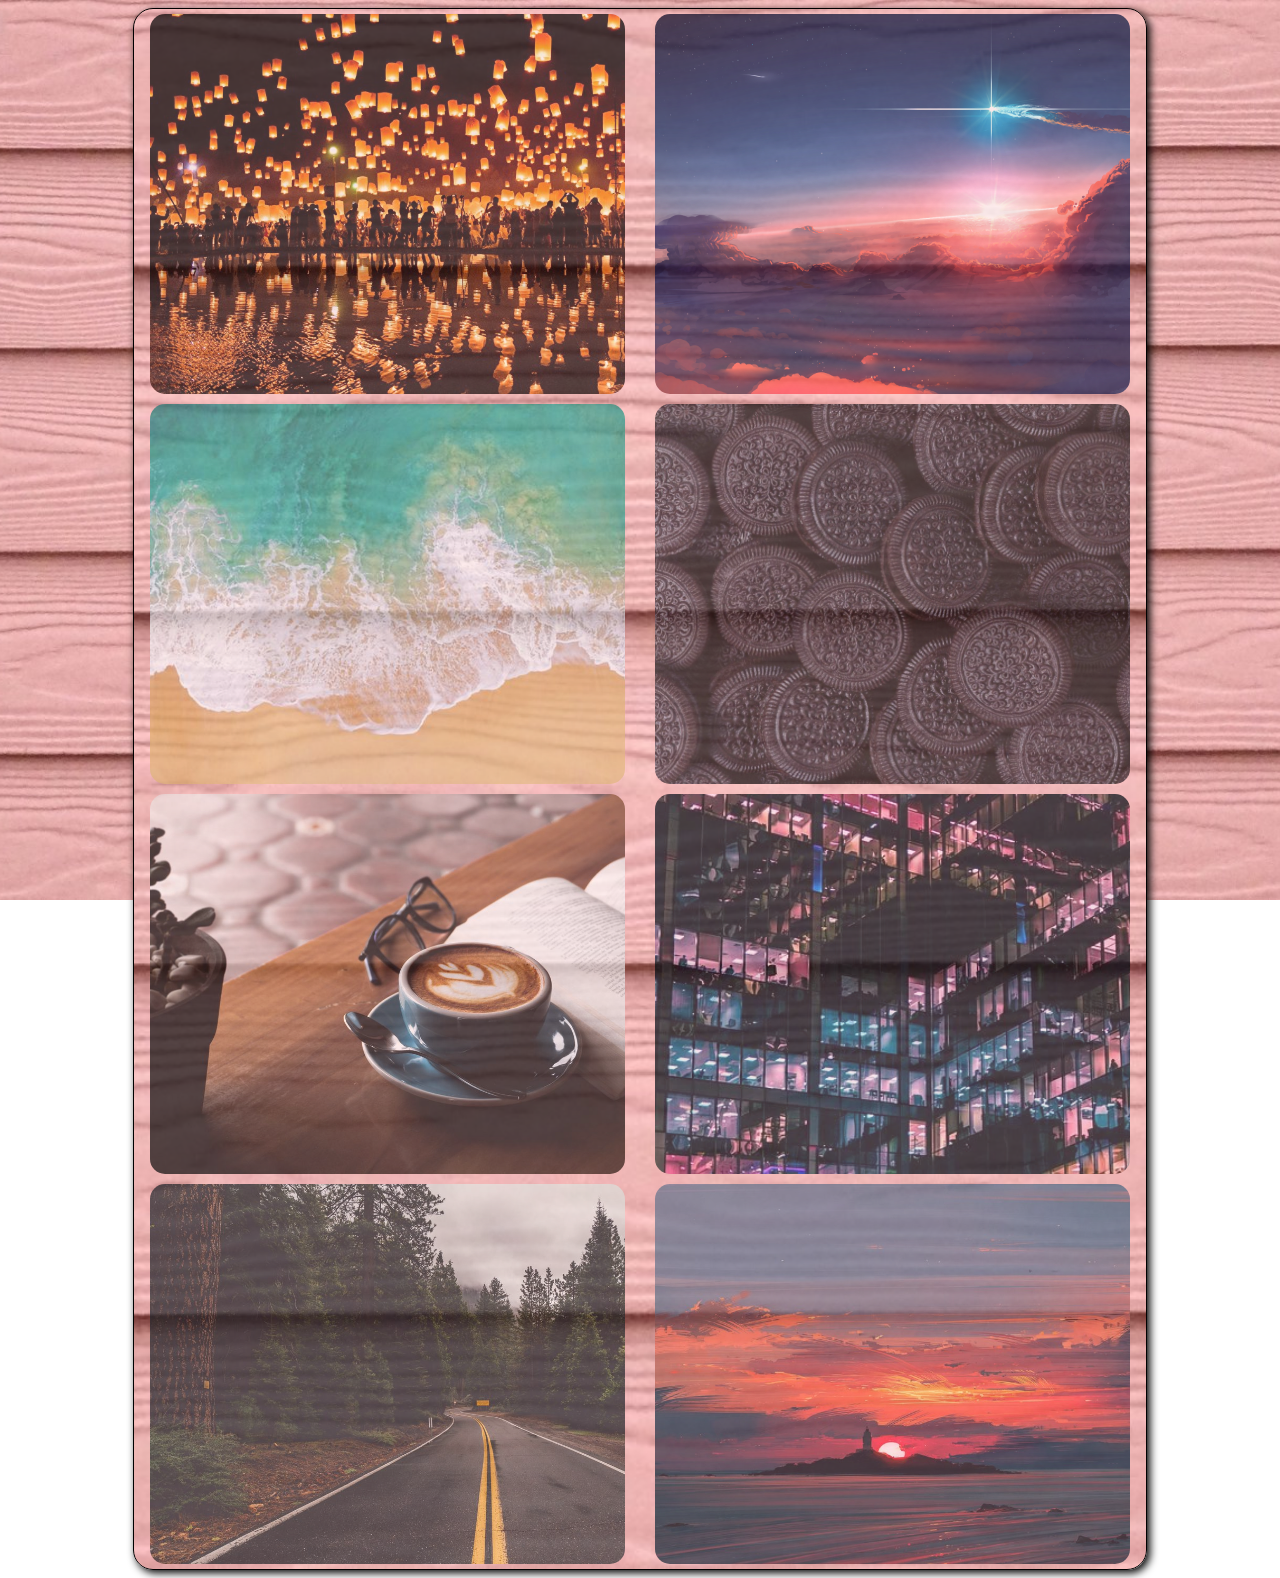
<file: Gallery/index.html>
<!DOCTYPE html>
<html>
<head>
	<title>Gallery</title>
	<link rel="stylesheet" type="text/css" href="main.css">
</head>
<body>
	<div class="main">
		<a href="img/1.jpg" target="_blank" class="item img1"></a>
		<a href="img/2.jpg" target="_blank" class="item img2"></a>
		<a href="img/3.jpg" target="_blank" class="item img3"></a>
		<a href="img/4.jpg" target="_blank" class="item img4"></a>
		<a href="img/5.jpg" target="_blank" class="item img5"></a>
		<a href="img/6.jpg" target="_blank" class="item img6"></a>
		<a href="img/7.jpg" target="_blank" class="item img7"></a>
		<a href="img/8.jpg" target="_blank" class="item img8"></a>
	</div>
</body>
</html>
</file>
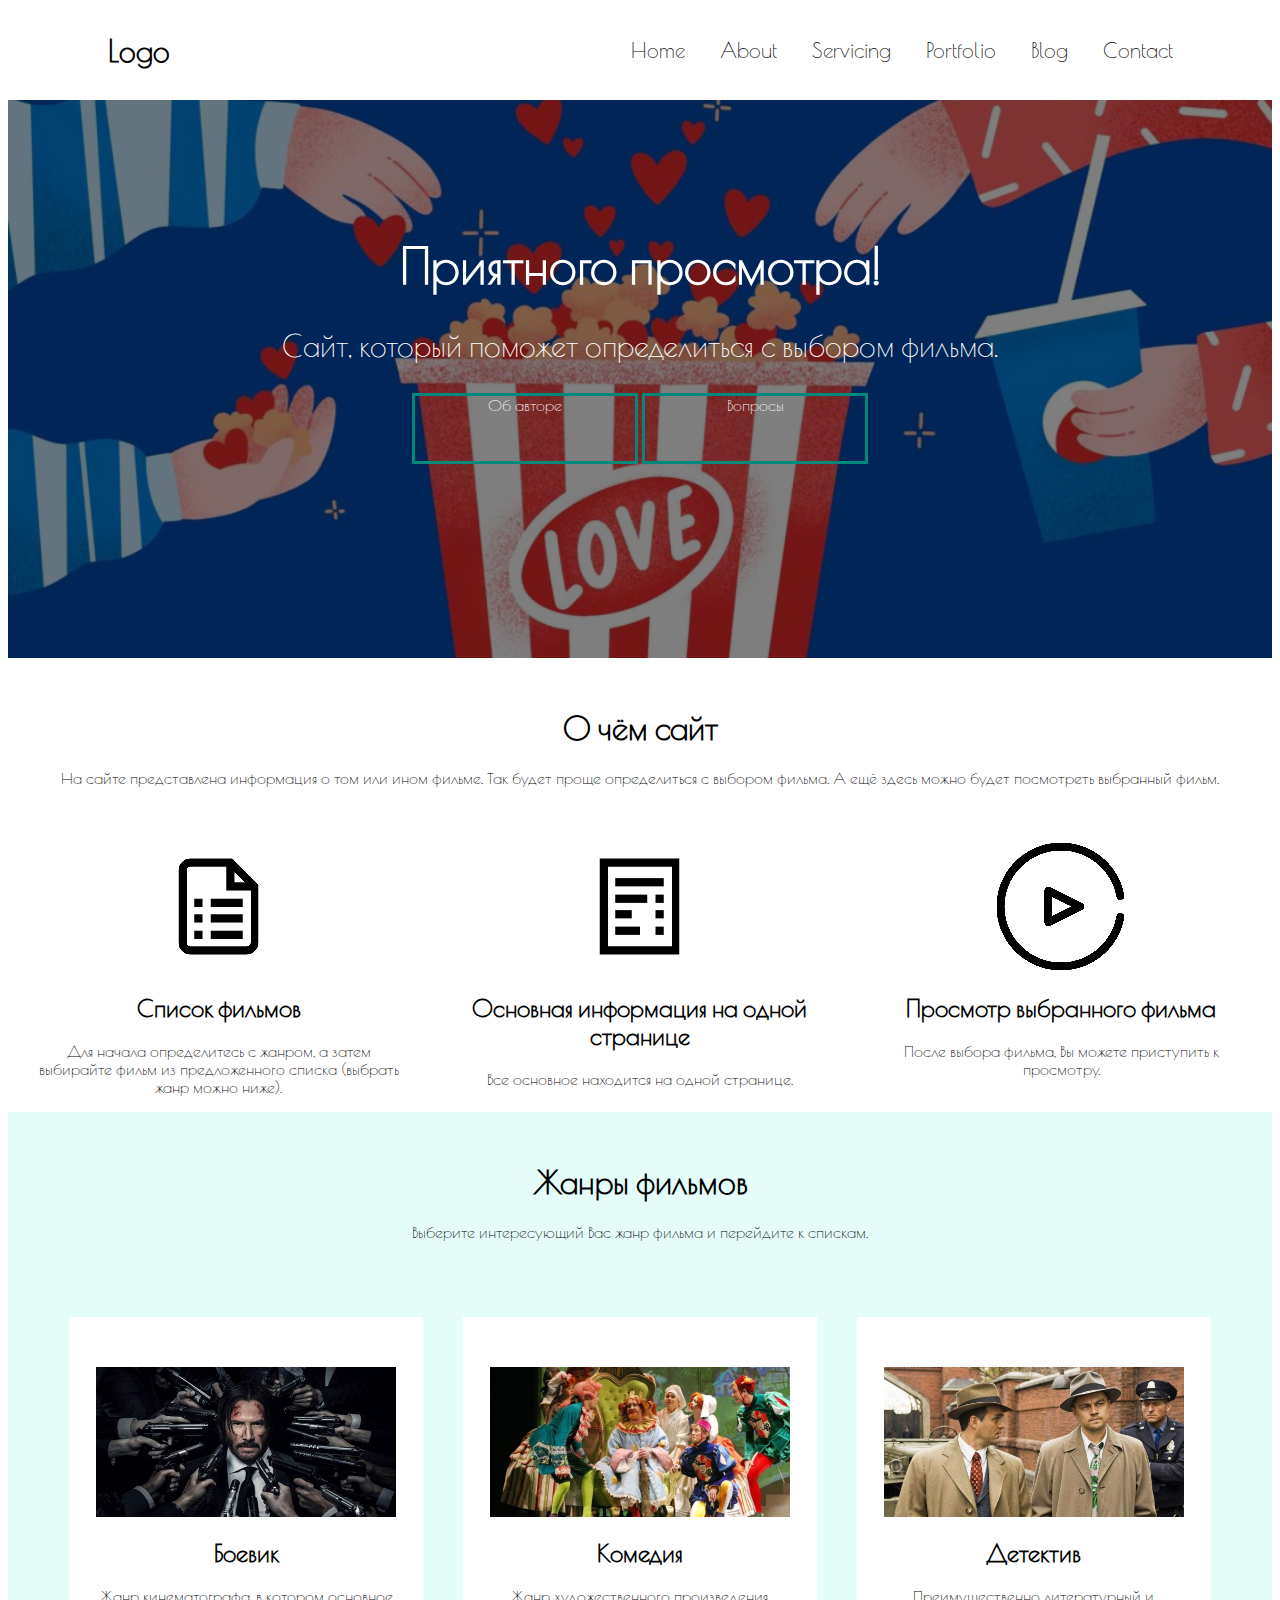
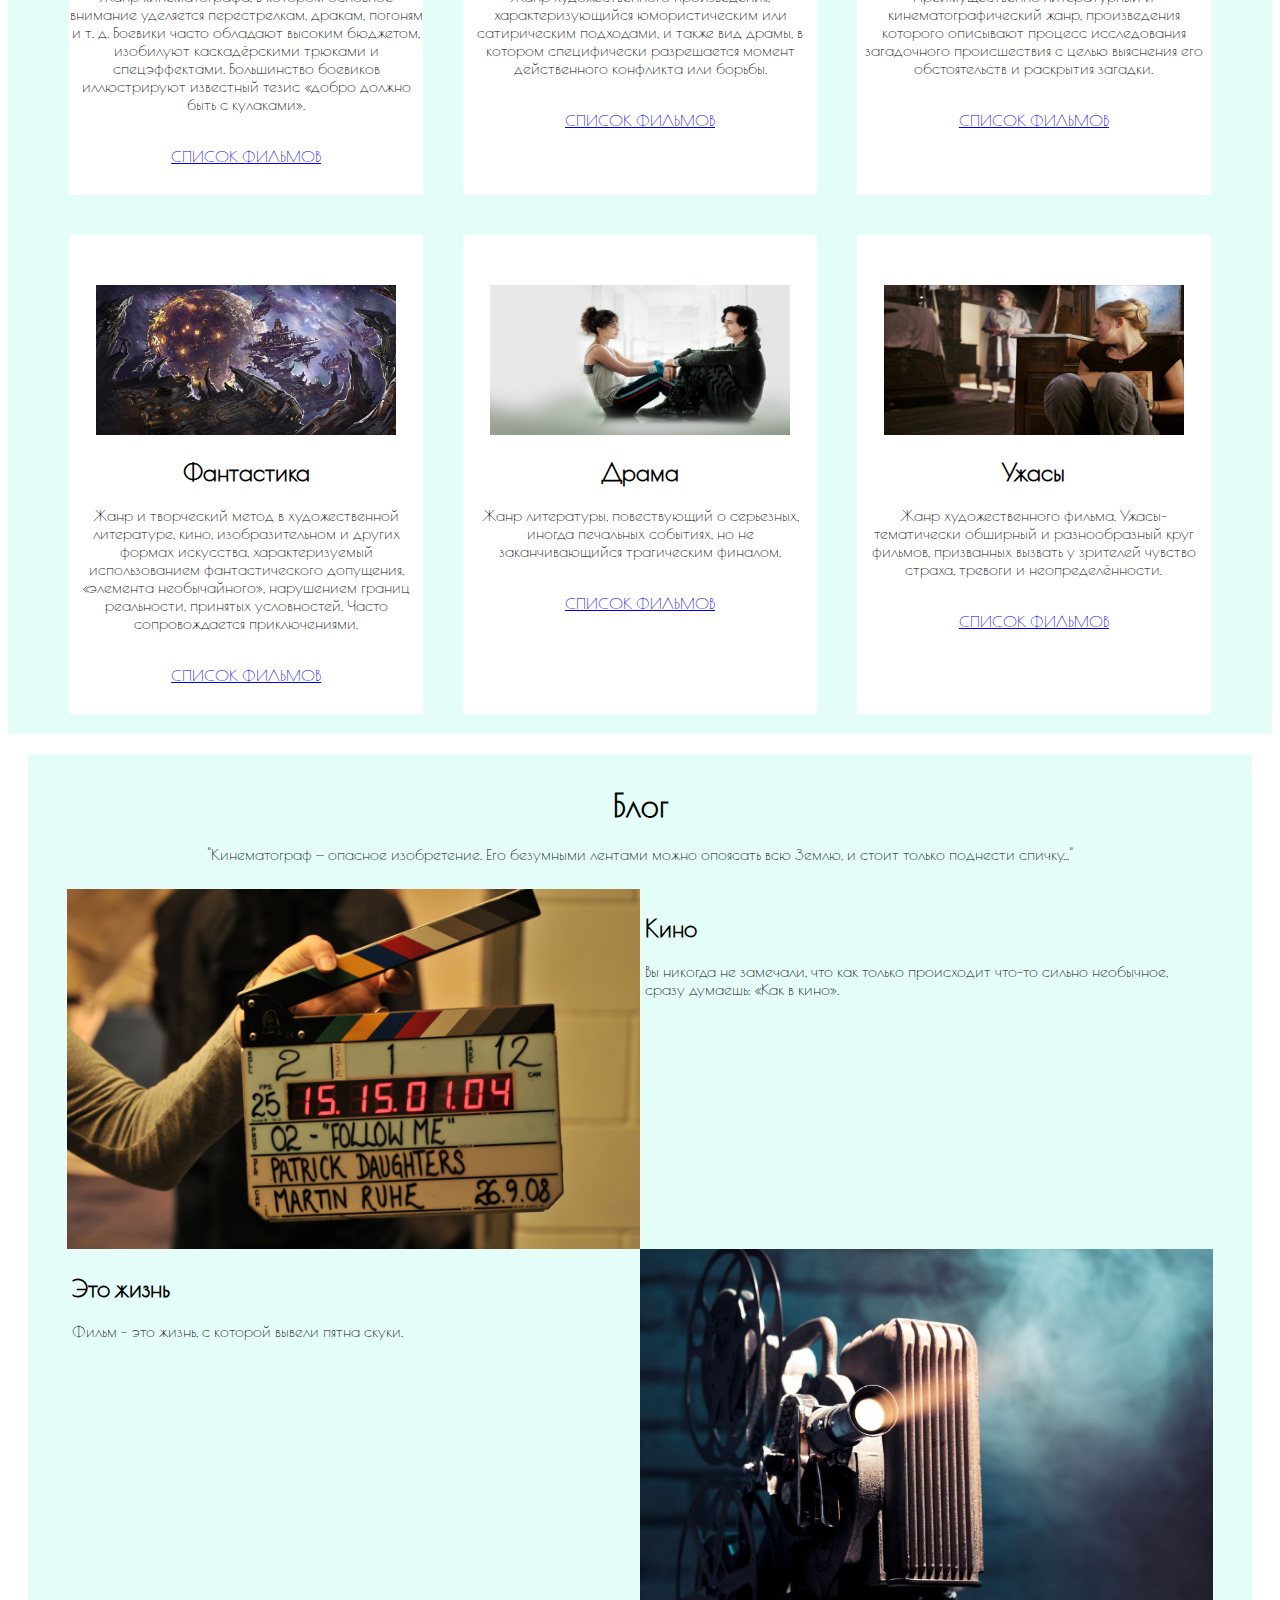
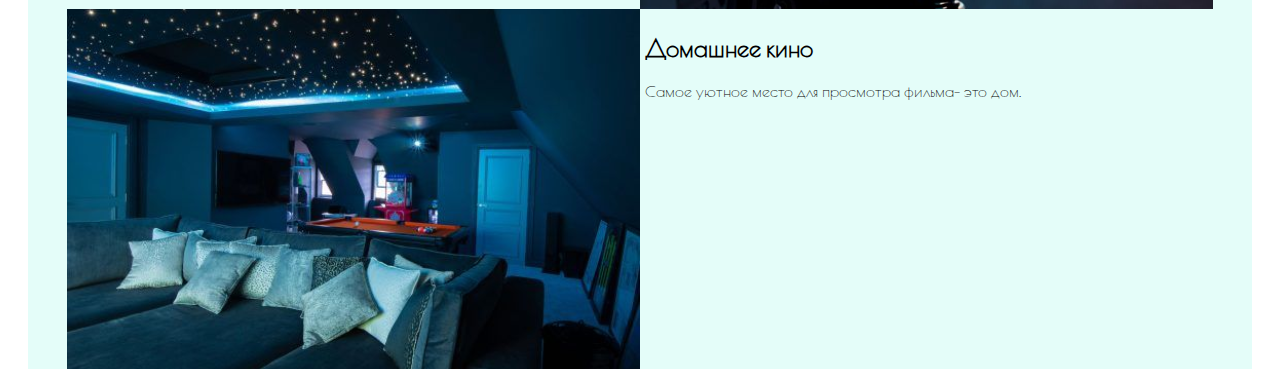
<file: New Site/index.html>
<!DOCTYPE html>
<html>
<head>
	<title>Приятного просмотра!</title>
	<link rel="stylesheet" type="text/css" href="main.css">
	<link rel="preconnect" href="https://fonts.gstatic.com">
	<link href="https://fonts.googleapis.com/css2?family=Amatic+SC:wght@700&family=Poiret+One&display=swap" rel="stylesheet">
</head>
<body>
	<div class="navigation">
		<div class= "logo">
			<p>Logo</p>
		</div>
		<div class= "nav-links">
			<a href="">Home</a>
			<a href="">About</a>
			<a href="">Servicing</a>
			<a href="">Portfolio</a>
			<a href="">Blog</a>
			<a href="">Contact</a>
		</div>
	</div>

	<div class="header">
		<div class="blackout">
			<div class="header-content">
				<h1>Приятного просмотра!</h1>
				<p>Сайт, который поможет определиться с выбором фильма.</p>
				<a class="btn left-btn" href="s7.html">Об авторе</a>
				<a class="btn right-btn" href="s8.html">Вопросы</a>
			</div>
		</div>
	</div>
	<div class="about">
		<div class="about-top">
			<h1>О чём сайт</h1>
			<p>На сайте представлена информация о том или ином фильме. Так будет проще определиться с выбором фильма. А ещё здесь можно будет посмотреть выбранный фильм.</p>
		</div>
		<div class="about-bot">
			<div class="about-item">
				<img src="img/5.png">
				<h2>Список фильмов</h2>
				<p>Для начала определитесь с жанром, а затем выбирайте фильм из предложенного списка (выбрать жанр можно ниже).</p>
			</div>
			<div class="about-item">
				<img src="img/8.png">
				<h2>Основная информация на одной странице</h2>
				<p>Все основное находится на одной странице.</p>
			</div>
			<div class="about-item">
				<img src="img/6.png">
				<h2>Просмотр выбранного фильма</h2>
				<p>После выбора фильма, Вы можете приступить к просмотру.</p>
			</div>
		</div>	
	</div>

	<div class="services">
		<div class="services-top">
			<h1>Жанры фильмов</h1>
			<p>Выберите интересующий Вас жанр фильма и перейдите к спискам.</p>
		</div>
		<div class="services-bot">
			<div class="services-item">
				<img class="services-img" src="img/5.jpg">
				<h2>Боевик</h2>
				<p>Жанр кинематографа, в котором основное внимание уделяется перестрелкам, дракам, погоням и т. д. Боевики часто обладают высоким бюджетом, изобилуют каскадёрскими трюками и спецэффектами. Большинство боевиков иллюстрируют известный тезис «добро должно быть с кулаками».</p>
				<br>
				<a href="s1.html">СПИСОК ФИЛЬМОВ</a>
			</div>
			<div class="services-item">
				<img class="services-img" src="img/7.jpg">
				<h2>Комедия</h2>
				<p>Жанр художественного произведения, характеризующийся юмористическим или сатирическим подходами, и также вид драмы, в котором специфически разрешается момент действенного конфликта или борьбы.</p>
				<br>
				<a href="s2.html">СПИСОК ФИЛЬМОВ</a>
			</div>
			<div class="services-item">
				<img class="services-img" src="img/8.jpg">
				<h2>Детектив</h2>
				<p>Преимущественно литературный и кинематографический жанр, произведения которого описывают процесс исследования загадочного происшествия с целью выяснения его обстоятельств и раскрытия загадки.</p>
				<br>
				<a href="s3.html">СПИСОК ФИЛЬМОВ</a>
			</div>
			<div class="services-item">
				<img class="services-img" src="img/9.jpg">
				<h2>Фантастика</h2>
				<p>Жанр и творческий метод в художественной литературе, кино, изобразительном и других формах искусства, характеризуемый использованием фантастического допущения, «элемента необычайного», нарушением границ реальности, принятых условностей. Часто сопровождается приключениями.</p>
				<br>
				<a href="s4.html">СПИСОК ФИЛЬМОВ</a>
			</div>
			<div class="services-item">
				<img class="services-img" src="img/11.jpg">
				<h2>Драма</h2>
				<p>Жанр литературы, повествующий о серьезных, иногда печальных событиях, но не заканчивающийся трагическим финалом.</p>
				<br>
				<a href="s5.html">СПИСОК ФИЛЬМОВ</a>
			</div>
			<div class="services-item">
				<img class="services-img" src="img/12.jpg">
				<h2>Ужасы</h2>
				<p>Жанр художественного фильма. Ужасы- тематически обширный и разнообразный круг фильмов, призванных вызвать у зрителей чувство страха, тревоги и неопределённости.
				</p>
				<br>
				<a href="s6.html">СПИСОК ФИЛЬМОВ</a>
			</div>
		</div>
	</div>

	<div class="blog">
        <div class="blog-top">
            <h1>Блог</h1>
            <p>"Кинематограф — опасное изобретение. Его безумными лентами можно опоясать всю Землю, и стоит только поднести спичку..."</p>
        </div>
        <div class="blog-bot">
       		<div class="blog-item blog-item-img1"></div>
       		<div class="blog-item blog-item-text">
       			<h2>Кино</h2>
       			<p>Вы никогда не замечали, что как только происходит что-то сильно необычное, сразу думаешь: «Как в кино».</p>
       		</div>

       		<div class="blog-item blog-item-text">
       			<h2>Это жизнь</h2>
       			<p>Фильм – это жизнь, с которой вывели пятна скуки.</p>
       		</div>
       		<div class="blog-item blog-item-img2"></div>

       		<div class="blog-item blog-item-img3"></div>
       		<div class="blog-item blog-item-text">
       			<h2>Домашнее кино</h2>
       			<p>Самое уютное место для просмотра фильма- это дом.</p>
       		</div>
        </div>
    </div>

</body>
</html>
</file>
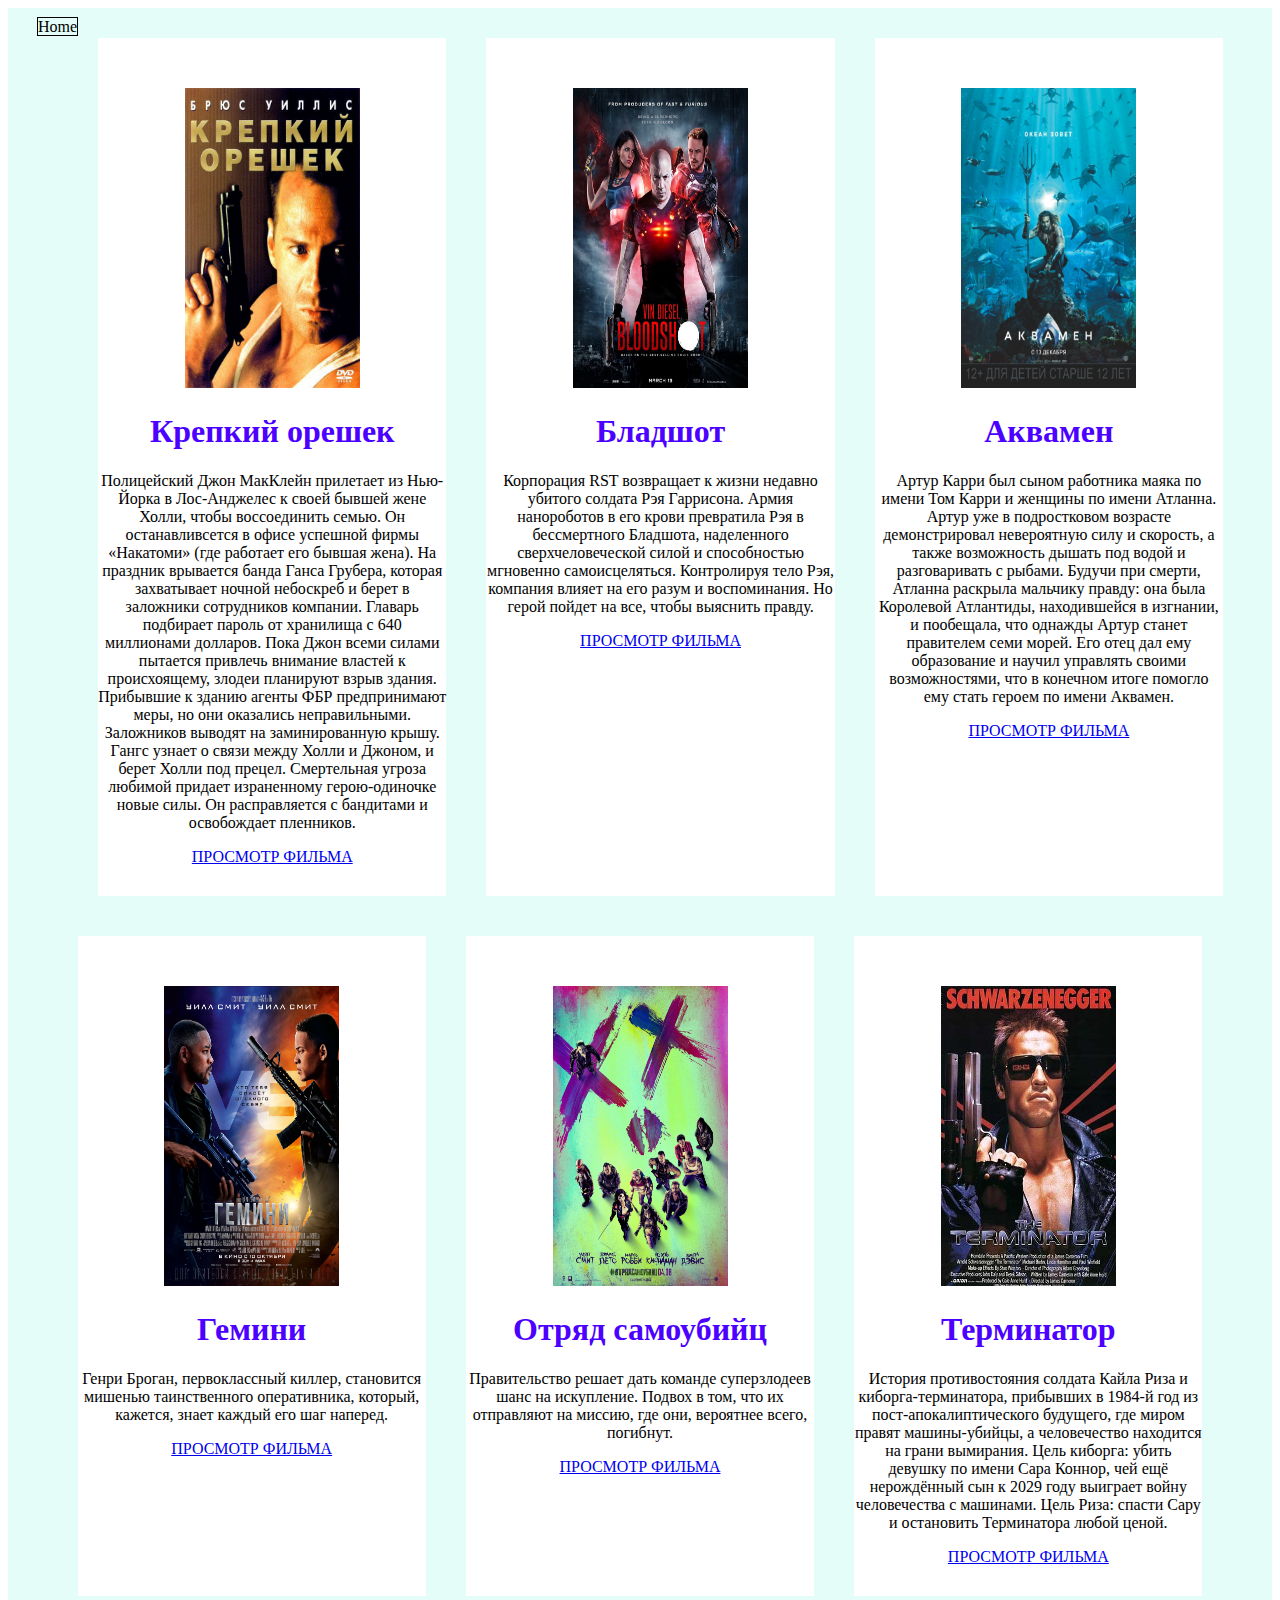
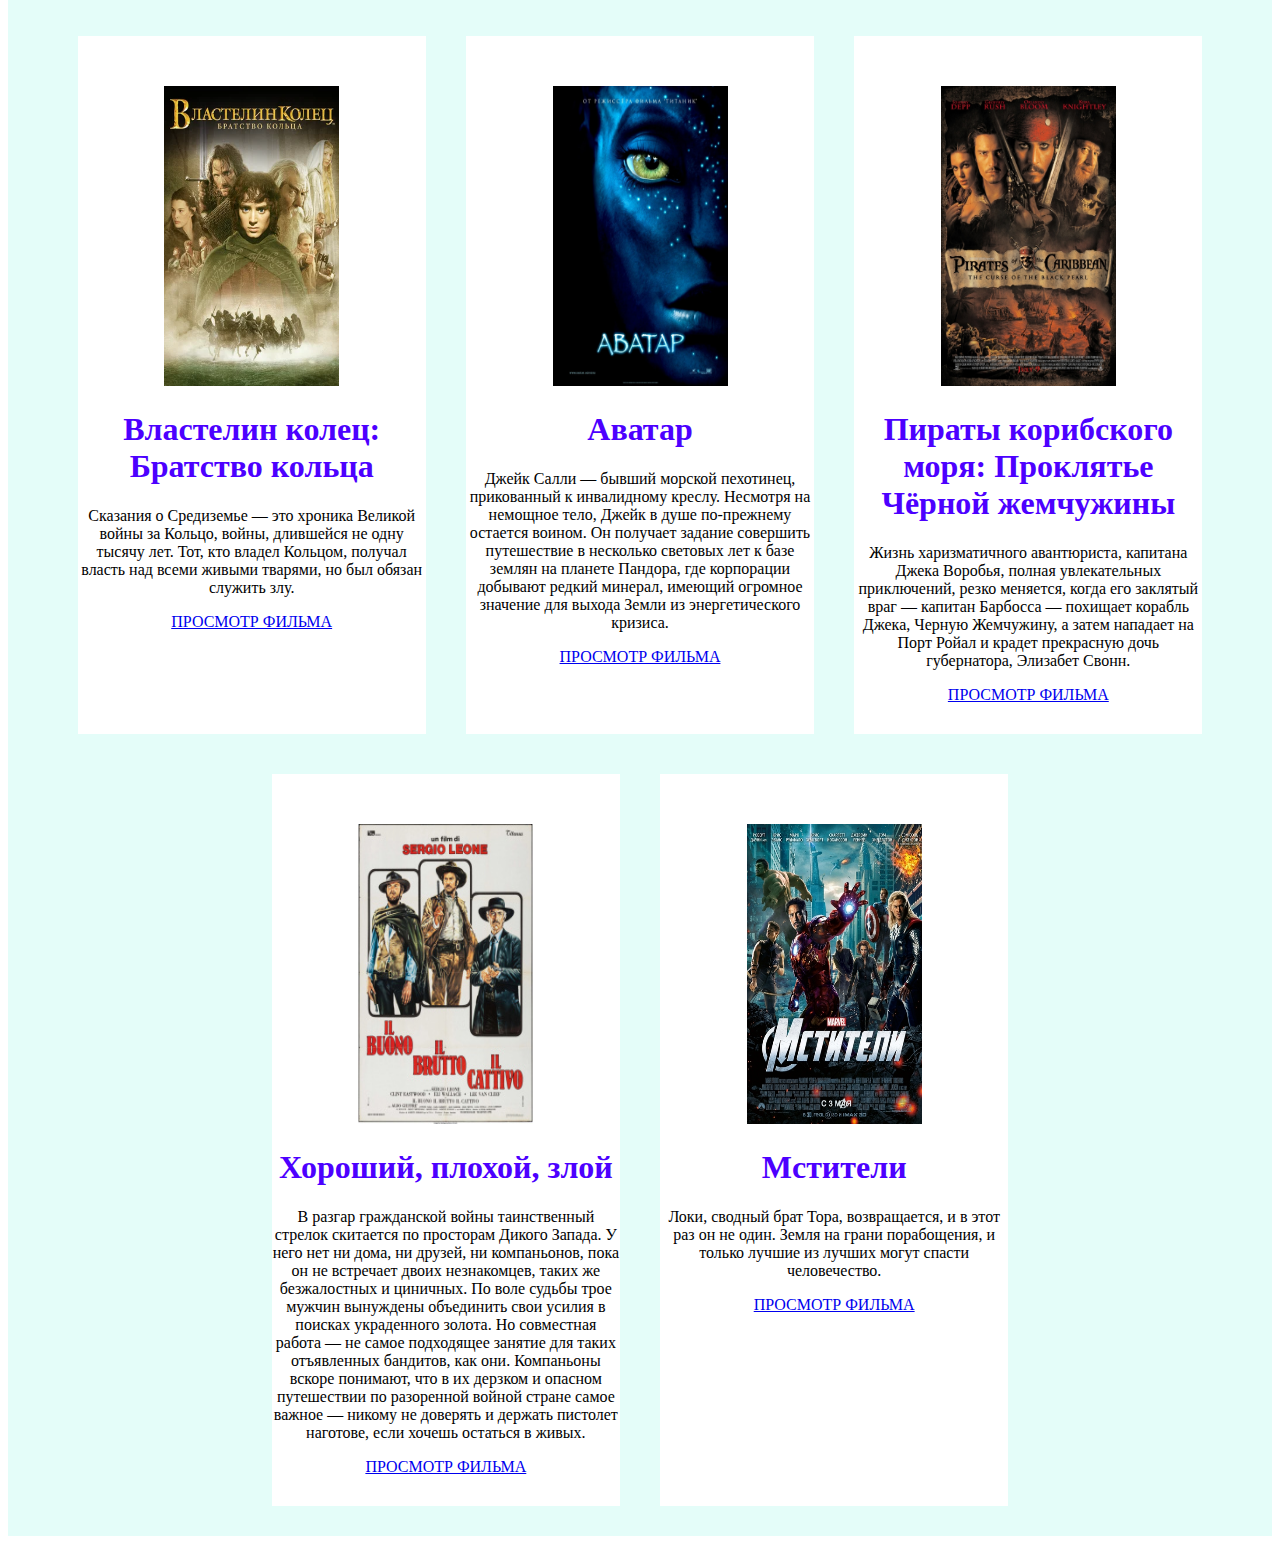
<file: New Site/s1.html>
<!DOCTYPE html>
<html>
<head>
	<title>Боевики</title>
	<link rel="stylesheet" type="text/css" href="main1.css">
</head>
<body>
	<div class="info">
			<div>
				<a class="top-item" href="index.html">Home
				</a>
			</div>
		<div class="info-item">
			<img src="img/13.jpg">
			<h1>Крепкий орешек</h1>
			<p>Полицейский Джон МакКлейн прилетает из Нью-Йорка в Лос-Анджелес к своей бывшей жене Холли, чтобы воссоединить семью. Он останавливсется в офисе успешной фирмы «Накатоми» (где работает его бывшая жена).
			На праздник врывается банда Ганса Грубера, которая захватывает ночной небоскреб и берет в заложники сотрудников компании. Главарь подбирает пароль от хранилища с 640 миллионами долларов.
			Пока Джон всеми силами пытается привлечь внимание властей к происхоящему, злодеи планируют взрыв здания.
			Прибывшие к зданию агенты ФБР предпринимают меры, но они оказались неправильными. Заложников выводят на заминированную крышу. Гангс узнает о связи между Холли и Джоном, и берет Холли под прецел.
			Смертельная угроза любимой придает израненному герою-одиночке новые силы. Он расправляется с бандитами и освобождает пленников.</p>
			<a href="https://nono.games/film/471/">ПРОСМОТР ФИЛЬМА</a>
		</div>
		<div class="info-item">
			<img src="img/14.jpg">
			<h1>Бладшот</h1>
			<p>Корпорация RST возвращает к жизни недавно убитого солдата Рэя Гаррисона. Армия нанороботов в его крови превратила Рэя в бессмертного Бладшота, наделенного сверхчеловеческой силой и способностью мгновенно самоисцеляться. Контролируя тело Рэя, компания влияет на его разум и воспоминания. Но герой пойдет на все, чтобы выяснить правду.</p>
			<a href="https://nono.games/film/512673/">ПРОСМОТР ФИЛЬМА</a>
		</div>
		<div class="info-item">
			<img src="img/15.jpg">
			<h1>Аквамен</h1>
			<p>Артур Карри был сыном работника маяка по имени Том Карри и женщины по имени Атланна. Артур уже в подростковом возрасте демонстрировал невероятную силу и скорость, а также возможность дышать под водой и разговаривать с рыбами. Будучи при смерти, Атланна раскрыла мальчику правду: она была Королевой Атлантиды, находившейся в изгнании, и пообещала, что однажды Артур станет правителем семи морей. Его отец дал ему образование и научил управлять своими возможностями, что в конечном итоге помогло ему стать героем по имени Аквамен.</p>
			<a href="https://www.sskinopoisk.ru/film/470178/">ПРОСМОТР ФИЛЬМА</a>
		</div>
		<div class="info-item">
			<img src="img/16.jpg">
			<h1>Гемини</h1>
			<p>Генри Броган, первоклассный киллер, становится мишенью таинственного оперативника, который, кажется, знает каждый его шаг наперед.
			</p>
			<a href="https://www.sskinopoisk.ru/film/462851/">ПРОСМОТР ФИЛЬМА</a>
		</div>
		<div class="info-item">
			<img src="img/17.jpg">
			<h1>Отряд самоубийц</h1>
			<p>Правительство решает дать команде суперзлодеев шанс на искупление. Подвох в том, что их отправляют на миссию, где они, вероятнее всего, погибнут.</p>
			<a href="https://nono.games/film/468522/">ПРОСМОТР ФИЛЬМА</a>
		</div>
		<div class="info-item">
			<img src="img/18.jpg">
			<h1>Терминатор</h1>
			<p>История противостояния солдата Кайла Риза и киборга-терминатора, прибывших в 1984-й год из пост-апокалиптического будущего, где миром правят машины-убийцы, а человечество находится на грани вымирания. Цель киборга: убить девушку по имени Сара Коннор, чей ещё нерождённый сын к 2029 году выиграет войну человечества с машинами. Цель Риза: спасти Сару и остановить Терминатора любой ценой.</p>
			<a href="https://www.sskinopoisk.ru/film/507/">ПРОСМОТР ФИЛЬМА</a>
		</div>
		<div class="info-item">
			<img src="img/19.jpg">
			<h1>Властелин колец: Братство кольца</h1>
			<p>Сказания о Средиземье — это хроника Великой войны за Кольцо, войны, длившейся не одну тысячу лет. Тот, кто владел Кольцом, получал власть над всеми живыми тварями, но был обязан служить злу.</p>
			<a href="https://www.sskinopoisk.ru/film/507/">ПРОСМОТР ФИЛЬМА</a>
		</div>
		<div class="info-item">
			<img src="img/20.jpg">
			<h1>Аватар</h1>
			<p>Джейк Салли — бывший морской пехотинец, прикованный к инвалидному креслу. Несмотря на немощное тело, Джейк в душе по-прежнему остается воином. Он получает задание совершить путешествие в несколько световых лет к базе землян на планете Пандора, где корпорации добывают редкий минерал, имеющий огромное значение для выхода Земли из энергетического кризиса.</p>
			<a href="https://www.sskinopoisk.ru/film/251733/">ПРОСМОТР ФИЛЬМА</a>
		</div>
		<div class="info-item">
			<img src="img/21.jpg">
			<h1>Пираты корибского моря: Проклятье Чёрной жемчужины</h1>
			<p>Жизнь харизматичного авантюриста, капитана Джека Воробья, полная увлекательных приключений, резко меняется, когда его заклятый враг — капитан Барбосса — похищает корабль Джека, Черную Жемчужину, а затем нападает на Порт Ройал и крадет прекрасную дочь губернатора, Элизабет Свонн.</p>
			<a href="https://www.sskinopoisk.ru/film/4374/">ПРОСМОТР ФИЛЬМА</a>
		</div>
		<div class="info-item">
			<img src="img/23.jpg">
			<h1>Хороший, плохой, злой</h1>
			<p>В разгар гражданской войны таинственный стрелок скитается по просторам Дикого Запада. У него нет ни дома, ни друзей, ни компаньонов, пока он не встречает двоих незнакомцев, таких же безжалостных и циничных.
			По воле судьбы трое мужчин вынуждены объединить свои усилия в поисках украденного золота. Но совместная работа — не самое подходящее занятие для таких отъявленных бандитов, как они. Компаньоны вскоре понимают, что в их дерзком и опасном путешествии по разоренной войной стране самое важное — никому не доверять и держать пистолет наготове, если хочешь остаться в живых.</p>
			<a href="https://www.sskinopoisk.ru/film/349/">ПРОСМОТР ФИЛЬМА</a>
		</div>
		<div class="info-item">
			<img src="img/22.jpg">
			<h1>Мстители</h1>
			<p>Локи, сводный брат Тора, возвращается, и в этот раз он не один. Земля на грани порабощения, и только лучшие из лучших могут спасти человечество.</p>
			<a href="https://www.sskinopoisk.ru/film/263531/">ПРОСМОТР ФИЛЬМА</a>
		</div>
	</div>
</body>
</html>
</file>
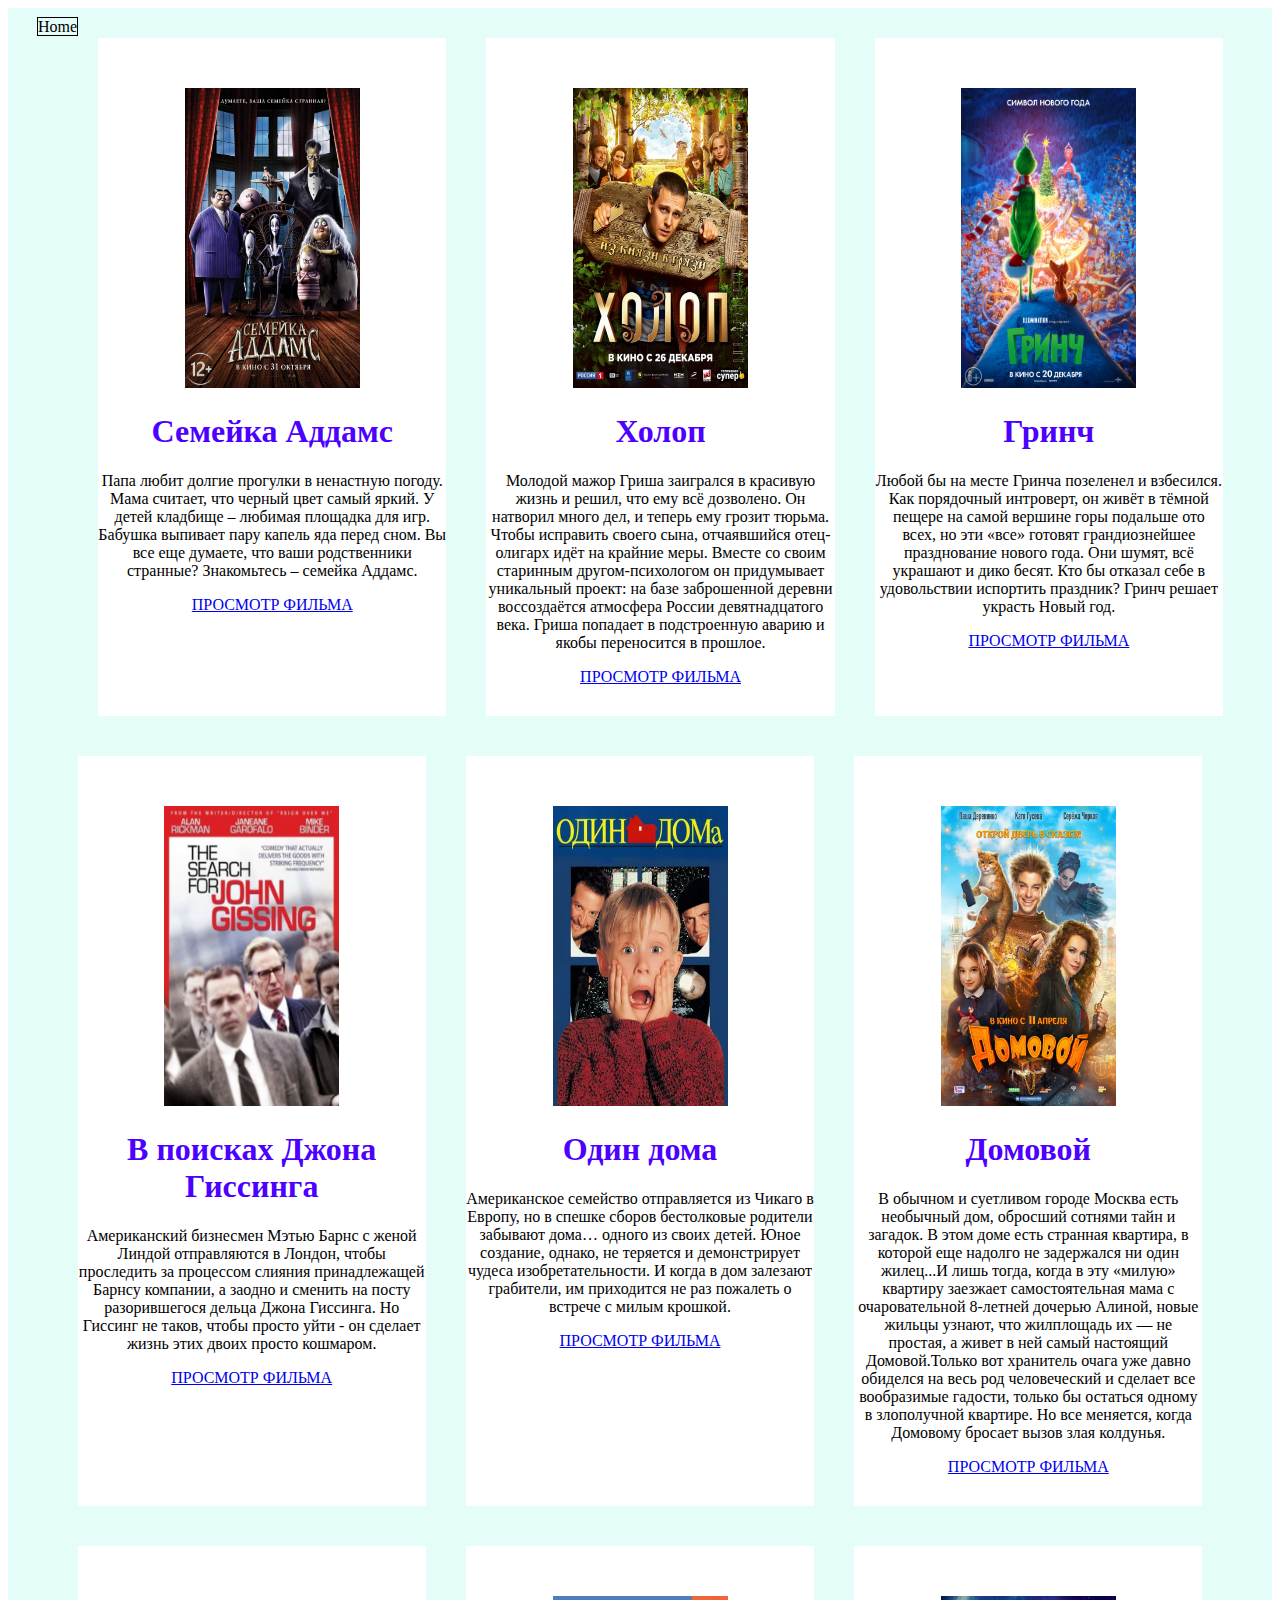
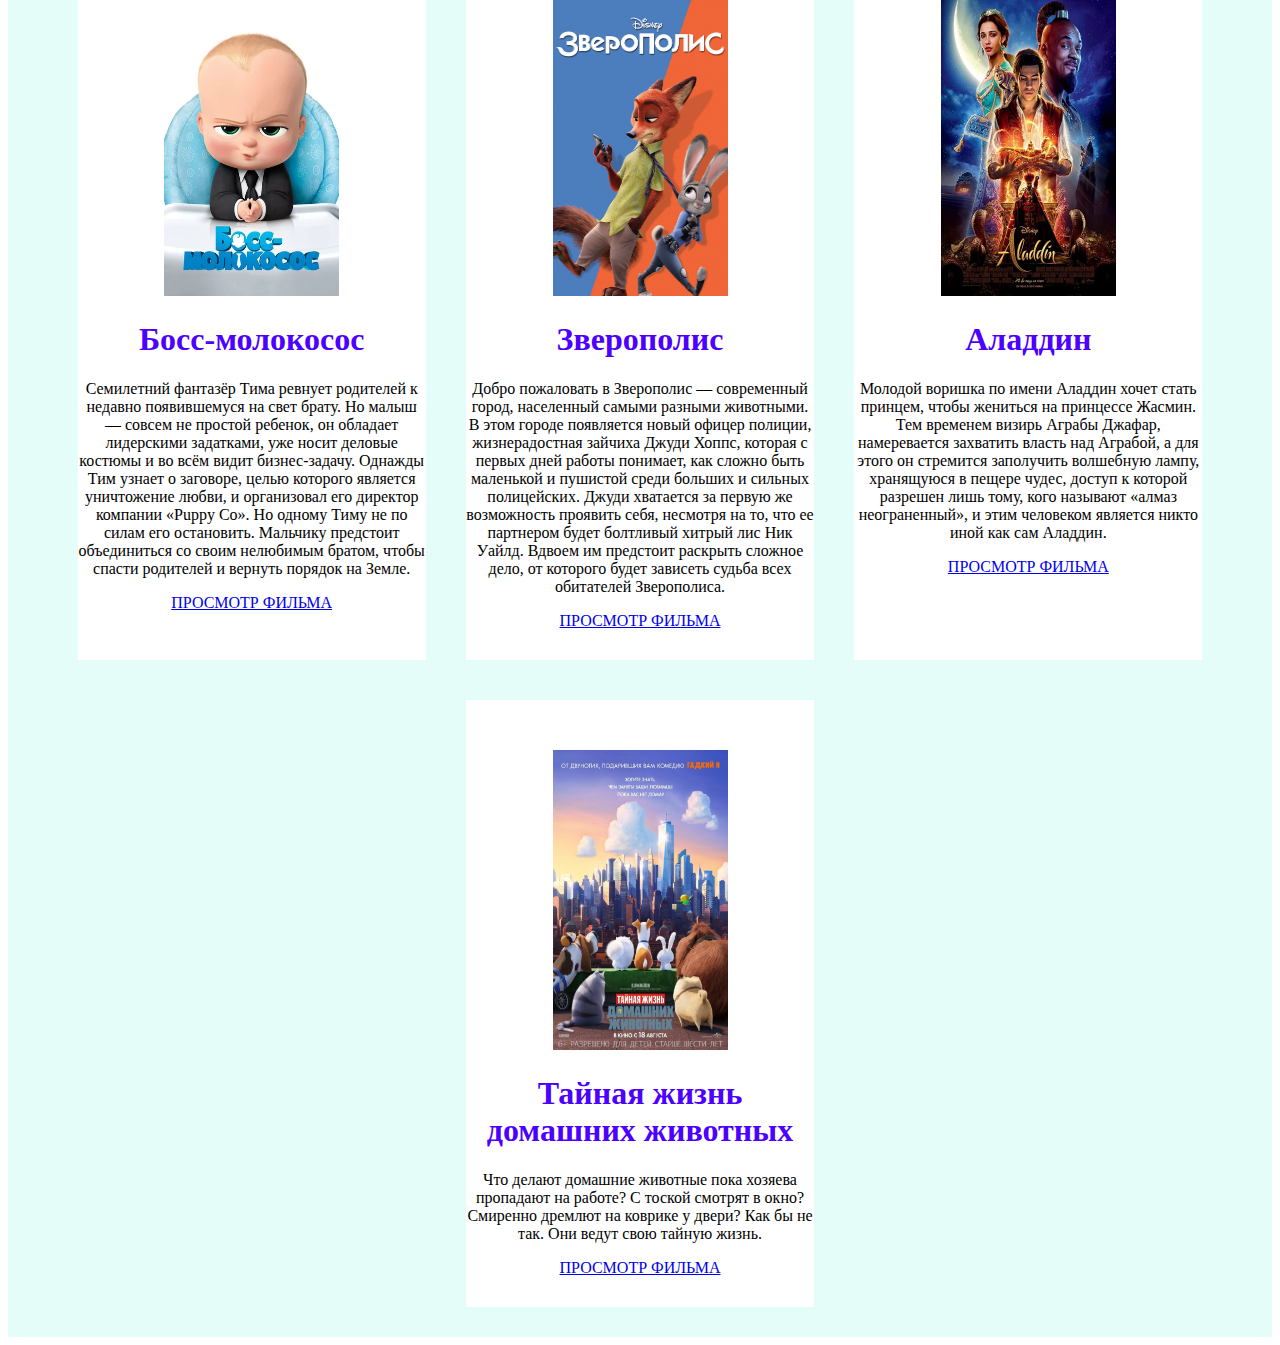
<file: New Site/s2.html>
<!DOCTYPE html>
<html>
<head>
	<title>Комедии</title>
	<link rel="stylesheet" type="text/css" href="main1.css">
</head>
<body>
	<div class="info">
			<div>
				<a class="top-item" href="index.html">Home
				</a>
			</div>
		<div class="info-item">
			<img src="img/24.jpg">
			<h1>Семейка Аддамс</h1>
			<p>Папа любит долгие прогулки в ненастную погоду. Мама считает, что черный цвет самый яркий. У детей кладбище – любимая площадка для игр. Бабушка выпивает пару капель яда перед сном. Вы все еще думаете, что ваши родственники странные? Знакомьтесь – семейка Аддамс.</p>
			<a href="https://www.sskinopoisk.ru/film/505841/">ПРОСМОТР ФИЛЬМА</a>
		</div>
		<div class="info-item">
			<img src="img/25.jpg">
			<h1>Холоп</h1>
			<p>Молодой мажор Гриша заигрался в красивую жизнь и решил, что ему всё дозволено. Он натворил много дел, и теперь ему грозит тюрьма. Чтобы исправить своего сына, отчаявшийся отец-олигарх идёт на крайние меры. Вместе со своим старинным другом-психологом он придумывает уникальный проект: на базе заброшенной деревни воссоздаётся атмосфера России девятнадцатого века. Гриша попадает в подстроенную аварию и якобы переносится в прошлое.</p>
			<a href="https://www.sskinopoisk.ru/film/1183582/">ПРОСМОТР ФИЛЬМА</a>
		</div>
		<div class="info-item">
			<img src="img/26.jpg">
			<h1>Гринч</h1>
			<p>Любой бы на месте Гринча позеленел и взбесился. Как порядочный интроверт, он живёт в тёмной пещере на самой вершине горы подальше ото всех, но эти «все» готовят грандиознейшее празднование нового года. Они шумят, всё украшают и дико бесят. Кто бы отказал себе в удовольствии испортить праздник? Гринч решает украсть Новый год.</p>
			<a href="https://www.sskinopoisk.ru/film/738499/">ПРОСМОТР ФИЛЬМА</a>
		</div>
		<div class="info-item">
			<img src="img/27.jpg">
			<h1>В поисках Джона Гиссинга</h1>
			<p>Американский бизнесмен Мэтью Барнс с женой Линдой отправляются в Лондон, чтобы проследить за процессом слияния принадлежащей Барнсу компании, а заодно и сменить на посту разорившегося дельца Джона Гиссинга. Но Гиссинг не таков, чтобы просто уйти - он сделает жизнь этих двоих просто кошмаром.</p>
			<a href="https://www.sskinopoisk.ru/film/6609/">ПРОСМОТР ФИЛЬМА</a>
		</div>
		<div class="info-item">
			<img src="img/28.jpg">
			<h1>Один дома</h1>
			<p>Американское семейство отправляется из Чикаго в Европу, но в спешке сборов бестолковые родители забывают дома… одного из своих детей. Юное создание, однако, не теряется и демонстрирует чудеса изобретательности. И когда в дом залезают грабители, им приходится не раз пожалеть о встрече с милым крошкой.</p>
			<a href="https://www.sskinopoisk.ru/film/8124/">ПРОСМОТР ФИЛЬМА</a>
		</div>
		<div class="info-item">
			<img src="img/29.jpg">
			<h1>Домовой</h1>
			<p>В обычном и суетливом городе Москва есть необычный дом, обросший сотнями тайн и загадок. В этом доме есть странная квартира, в которой еще надолго не задержался ни один жилец...И лишь тогда, когда в эту «милую» квартиру заезжает самостоятельная мама с очаровательной 8-летней дочерью Алиной, новые жильцы узнают, что жилплощадь их — не простая, а живет в ней самый настоящий Домовой.Только вот хранитель очага уже давно обиделся на весь род человеческий и сделает все вообразимые гадости, только бы остаться одному в злополучной квартире. Но все меняется, когда Домовому бросает вызов злая колдунья.</p>
			<a href="https://www.sskinopoisk.ru/film/1111102/">ПРОСМОТР ФИЛЬМА</a>
		</div>
		<div class="info-item">
			<img src="img/30.jpg">
			<h1>Босс-молокосос</h1>
			<p>Семилетний фантазёр Тима ревнует родителей к недавно появившемуся на свет брату. Но малыш — совсем не простой ребенок, он обладает лидерскими задатками, уже носит деловые костюмы и во всём видит бизнес-задачу. Однажды Тим узнает о заговоре, целью которого является уничтожение любви, и организовал его директор компании «Puppy Co». Но одному Тиму не по силам его остановить. Мальчику предстоит объединиться со своим нелюбимым братом, чтобы спасти родителей и вернуть порядок на Земле.</p>
			<a href="https://www.sskinopoisk.ru/film/842567/">ПРОСМОТР ФИЛЬМА</a>
		</div>
		<div class="info-item">
			<img src="img/31.jpg">
			<h1>Зверополис</h1>
			<p>Добро пожаловать в Зверополис — современный город, населенный самыми разными животными. В этом городе появляется новый офицер полиции, жизнерадостная зайчиха Джуди Хоппс, которая с первых дней работы понимает, как сложно быть маленькой и пушистой среди больших и сильных полицейских. Джуди хватается за первую же возможность проявить себя, несмотря на то, что ее партнером будет болтливый хитрый лис Ник Уайлд. Вдвоем им предстоит раскрыть сложное дело, от которого будет зависеть судьба всех обитателей Зверополиса.</p>
			<a href="https://www.sskinopoisk.ru/film/775276/">ПРОСМОТР ФИЛЬМА</a>
		</div>
		<div class="info-item">
			<img src="img/32.jpg">
			<h1>Аладдин</h1>
			<p>Молодой воришка по имени Аладдин хочет стать принцем, чтобы жениться на принцессе Жасмин. Тем временем визирь Аграбы Джафар, намеревается захватить власть над Аграбой, а для этого он стремится заполучить волшебную лампу, хранящуюся в пещере чудес, доступ к которой разрешен лишь тому, кого называют «алмаз неограненный», и этим человеком является никто иной как сам Аладдин.
			</p>
			<a href="https://www.sskinopoisk.ru/film/1007049/">ПРОСМОТР ФИЛЬМА</a>
		</div>
		<div class="info-item">
			<img src="img/33.jpg">
			<h1>Тайная жизнь домашних животных</h1>
			<p>Что делают домашние животные пока хозяева пропадают на работе? С тоской смотрят в окно? Смиренно дремлют на коврике у двери? Как бы не так. Они ведут свою тайную жизнь.</p>
			<a href="https://www.sskinopoisk.ru/film/743088/">ПРОСМОТР ФИЛЬМА</a>
		</div>
	</div>
</body>
</html>
</file>
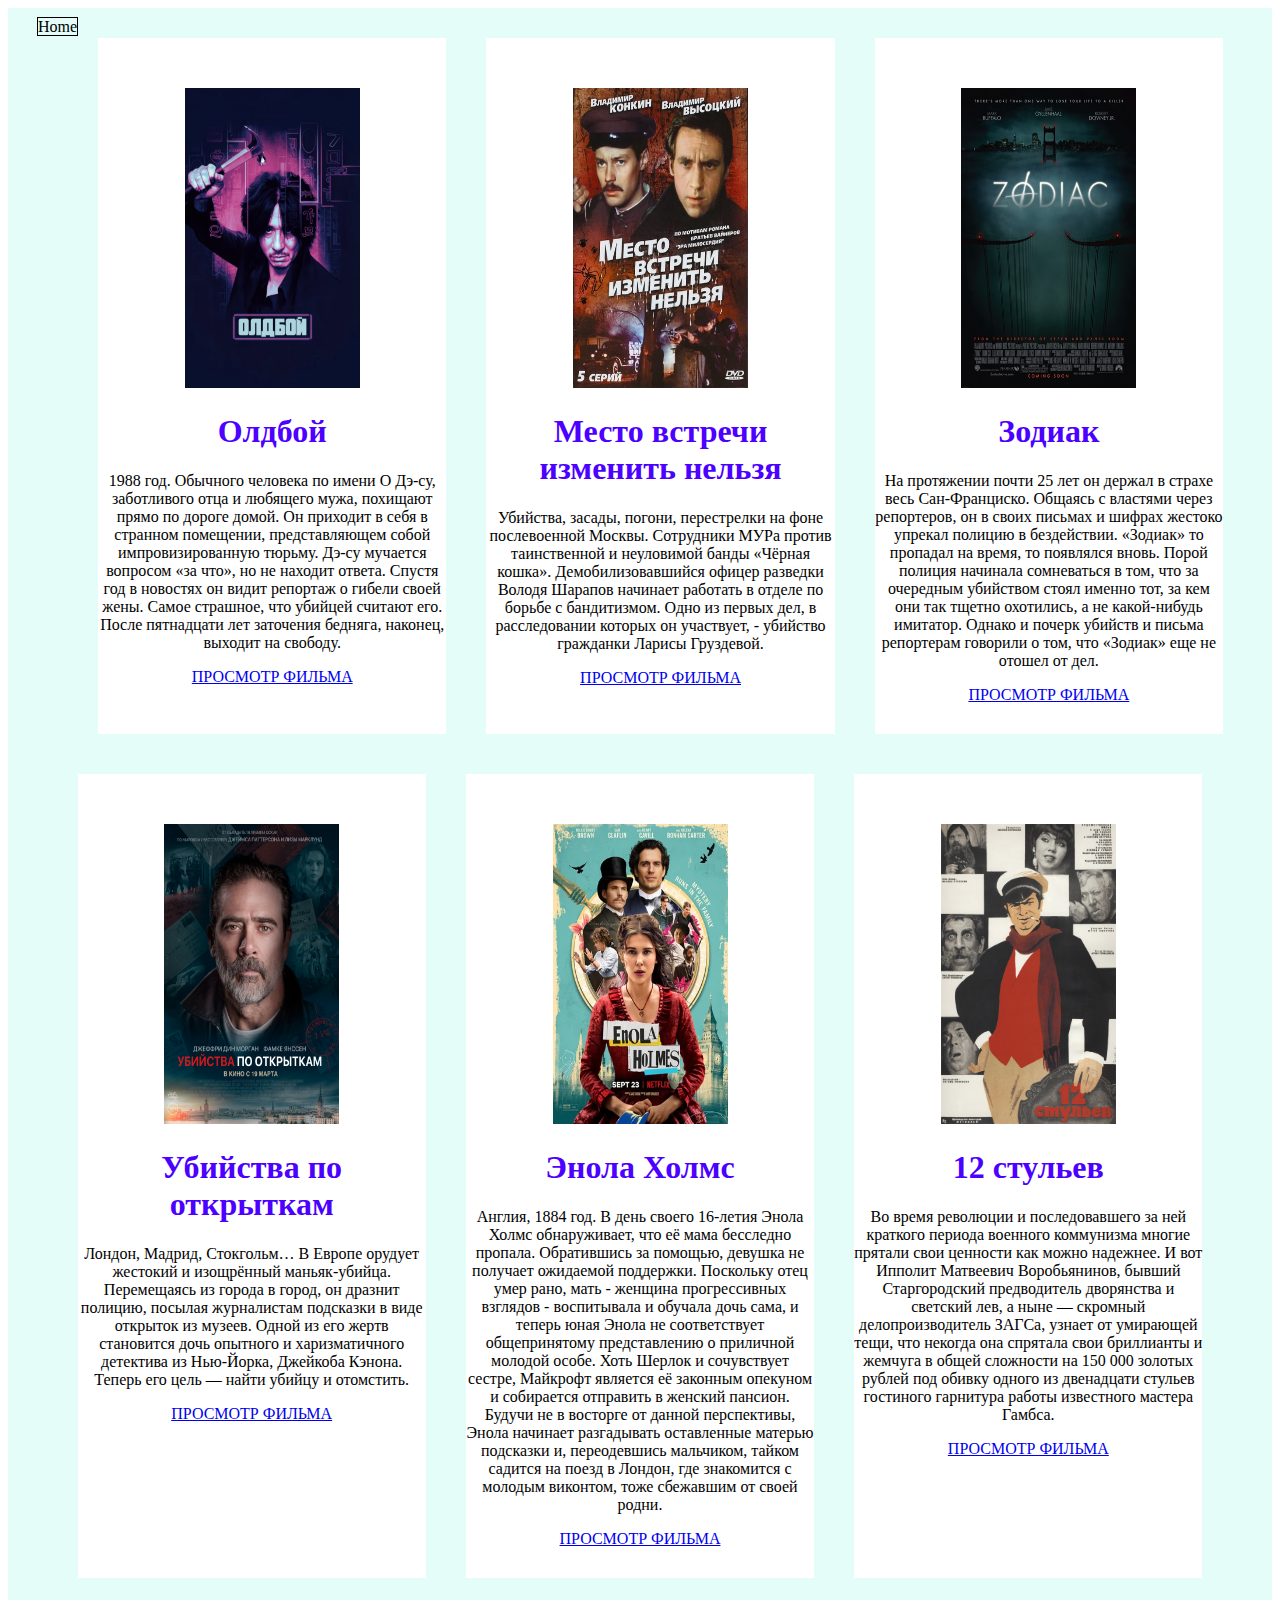
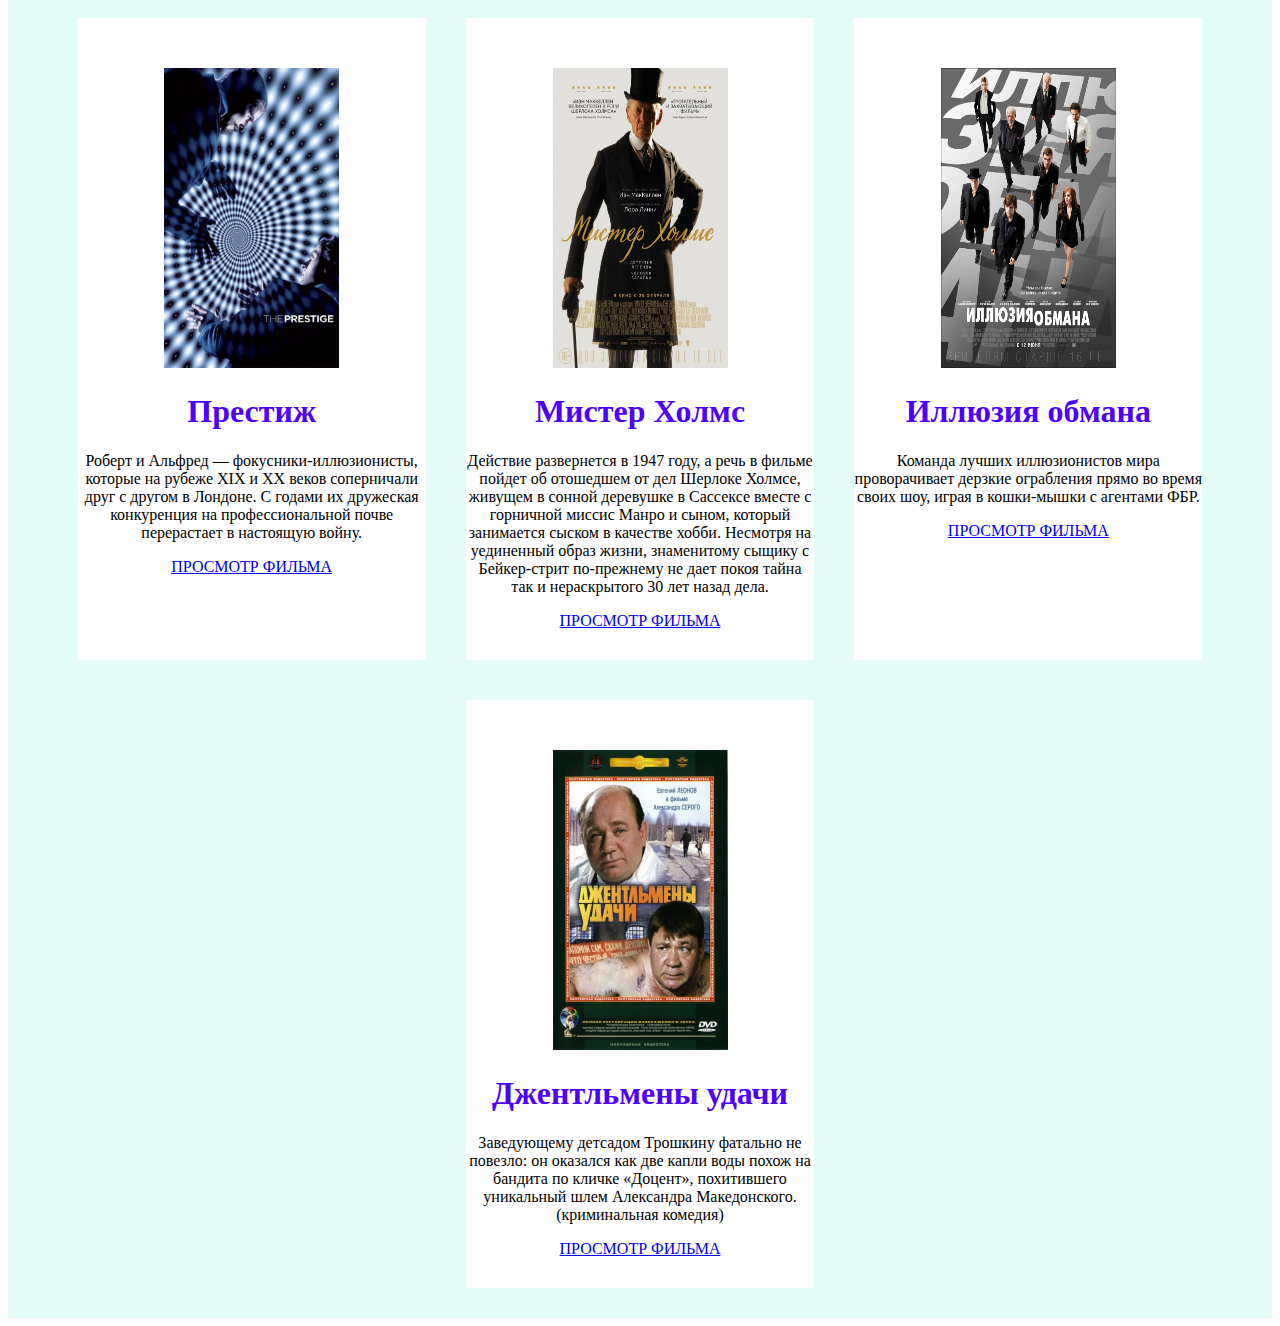
<file: New Site/s3.html>
<!DOCTYPE html>
<html>
<head>
	<title>Детективы</title>
	<link rel="stylesheet" type="text/css" href="main1.css">
</head>
<body>
	<div class="info">
			<div>
				<a class="top-item" href="index.html">Home
				</a>
			</div>
		<div class="info-item">
			<img src="img/34.jpg">
			<h1>Олдбой</h1>
			<p>1988 год. Обычного человека по имени О Дэ-су, заботливого отца и любящего мужа, похищают прямо по дороге домой. Он приходит в себя в странном помещении, представляющем собой импровизированную тюрьму. Дэ-су мучается вопросом «за что», но не находит ответа. Спустя год в новостях он видит репортаж о гибели своей жены. Самое страшное, что убийцей считают его. После пятнадцати лет заточения бедняга, наконец, выходит на свободу.</p>
			<a href="https://www.sskinopoisk.ru/film/75871/">ПРОСМОТР ФИЛЬМА</a>
		</div>
		<div class="info-item">
			<img src="img/35.jpg">
			<h1>Место встречи изменить нельзя</h1>
			<p>Убийства, засады, погони, перестрелки на фоне послевоенной Москвы. Сотрудники МУРа против таинственной и неуловимой банды «Чёрная кошка». Демобилизовавшийся офицер разведки Володя Шарапов начинает работать в отделе по борьбе с бандитизмом. Одно из первых дел, в расследовании которых он участвует, - убийство гражданки Ларисы Груздевой.</p>
			<a href="https://www.sskinopoisk.ru/series/77202/">ПРОСМОТР ФИЛЬМА</a>
		</div>
		<div class="info-item">
			<img src="img/36.jpg">
			<h1>Зодиак</h1>
			<p>На протяжении почти 25 лет он держал в страхе весь Сан-Франциско. Общаясь с властями через репортеров, он в своих письмах и шифрах жестоко упрекал полицию в бездействии. «Зодиак» то пропадал на время, то появлялся вновь. Порой полиция начинала сомневаться в том, что за очередным убийством стоял именно тот, за кем они так тщетно охотились, а не какой-нибудь имитатор. Однако и почерк убийств и письма репортерам говорили о том, что «Зодиак» еще не отошел от дел.</p>
			<a href="https://www.sskinopoisk.ru/film/102838/">ПРОСМОТР ФИЛЬМА</a>
		</div>
		<div class="info-item">
			<img src="img/37.jpg">
			<h1>Убийства по открыткам</h1>
			<p>Лондон, Мадрид, Стокгольм… В Европе орудует жестокий и изощрённый маньяк-убийца. Перемещаясь из города в город, он дразнит полицию, посылая журналистам подсказки в виде открыток из музеев. Одной из его жертв становится дочь опытного и харизматичного детектива из Нью-Йорка, Джейкоба Кэнона. Теперь его цель — найти убийцу и отомстить.</p>
			<a href="https://www.sskinopoisk.ru/film/977990/">ПРОСМОТР ФИЛЬМА</a>
		</div>
		<div class="info-item">
			<img src="img/38.jpg">
			<h1>Энола Холмс</h1>
			<p>Англия, 1884 год. В день своего 16-летия Энола Холмс обнаруживает, что её мама бесследно пропала. Обратившись за помощью, девушка не получает ожидаемой поддержки. Поскольку отец умер рано, мать - женщина прогрессивных взглядов - воспитывала и обучала дочь сама, и теперь юная Энола не соответствует общепринятому представлению о приличной молодой особе. Хоть Шерлок и сочувствует сестре, Майкрофт является её законным опекуном и собирается отправить в женский пансион. Будучи не в восторге от данной перспективы, Энола начинает разгадывать оставленные матерью подсказки и, переодевшись мальчиком, тайком садится на поезд в Лондон, где знакомится с молодым виконтом, тоже сбежавшим от своей родни.</p>
			<a href="https://www.sskinopoisk.ru/film/1266428/">ПРОСМОТР ФИЛЬМА</a>
		</div>
		<div class="info-item">
			<img src="img/39.jpg">
			<h1>12 стульев</h1>
			<p>Во время революции и последовавшего за ней краткого периода военного коммунизма многие прятали свои ценности как можно надежнее. И вот Ипполит Матвеевич Воробьянинов, бывший Старгородский предводитель дворянства и светский лев, а ныне — скромный делопроизводитель ЗАГСа, узнает от умирающей тещи, что некогда она спрятала свои бриллианты и жемчуга в общей сложности на 150 000 золотых рублей под обивку одного из двенадцати стульев гостиного гарнитура работы известного мастера Гамбса.</p>
			<a href="https://www.sskinopoisk.ru/film/46789/">ПРОСМОТР ФИЛЬМА</a>
		</div>
		<div class="info-item">
			<img src="img/40.jpg">
			<h1>Престиж</h1>
			<p>Роберт и Альфред — фокусники-иллюзионисты, которые на рубеже XIX и XX веков соперничали друг с другом в Лондоне. С годами их дружеская конкуренция на профессиональной почве перерастает в настоящую войну.</p>
			<a href="https://www.sskinopoisk.ru/film/195334/">ПРОСМОТР ФИЛЬМА</a>
		</div>
		<div class="info-item">
			<img src="img/41.jpg">
			<h1>Мистер Холмс</h1>
			<p>Действие развернется в 1947 году, а речь в фильме пойдет об отошедшем от дел Шерлоке Холмсе, живущем в сонной деревушке в Сассексе вместе с горничной миссис Манро и сыном, который занимается сыском в качестве хобби. Несмотря на уединенный образ жизни, знаменитому сыщику с Бейкер-стрит по-прежнему не дает покоя тайна так и нераскрытого 30 лет назад дела.</p>
			<a href="https://www.sskinopoisk.ru/film/797567/">ПРОСМОТР ФИЛЬМА</a>
		</div>
		<div class="info-item">
			<img src="img/42.jpg">
			<h1>Иллюзия обмана</h1>
			<p>Команда лучших иллюзионистов мира проворачивает дерзкие ограбления прямо во время своих шоу, играя в кошки-мышки с агентами ФБР.
			</p>
			<a href="https://www.sskinopoisk.ru/film/522892/">ПРОСМОТР ФИЛЬМА</a>
		</div>
		<div class="info-item">
			<img src="img/43.jpg">
			<h1>Джентльмены удачи</h1>
			<p>Заведующему детсадом Трошкину фатально не повезло: он оказался как две капли воды похож на бандита по кличке «Доцент», похитившего уникальный шлем Александра Македонского.
			(криминальная комедия)
			</p>
			<a href="https://www.sskinopoisk.ru/film/44386/">ПРОСМОТР ФИЛЬМА</a>
		</div>
	</div>
</body>
</html>
</file>
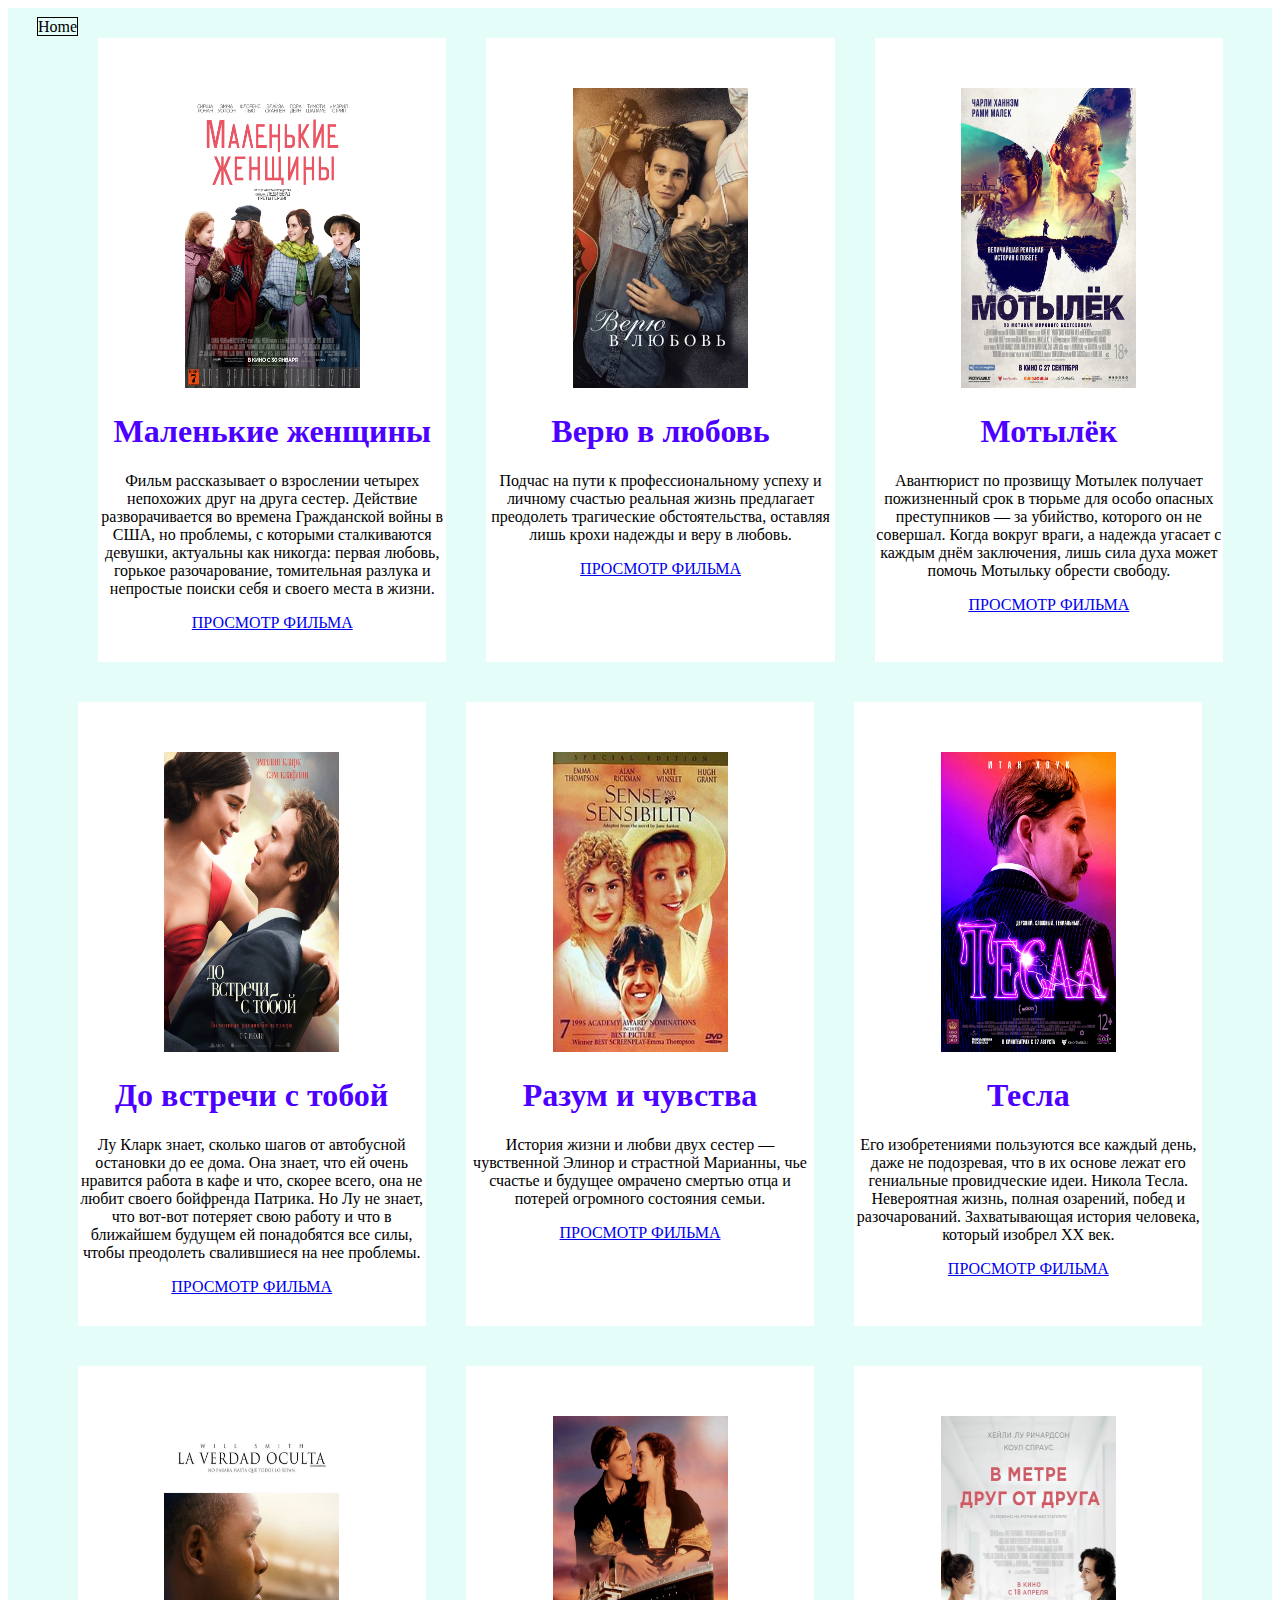
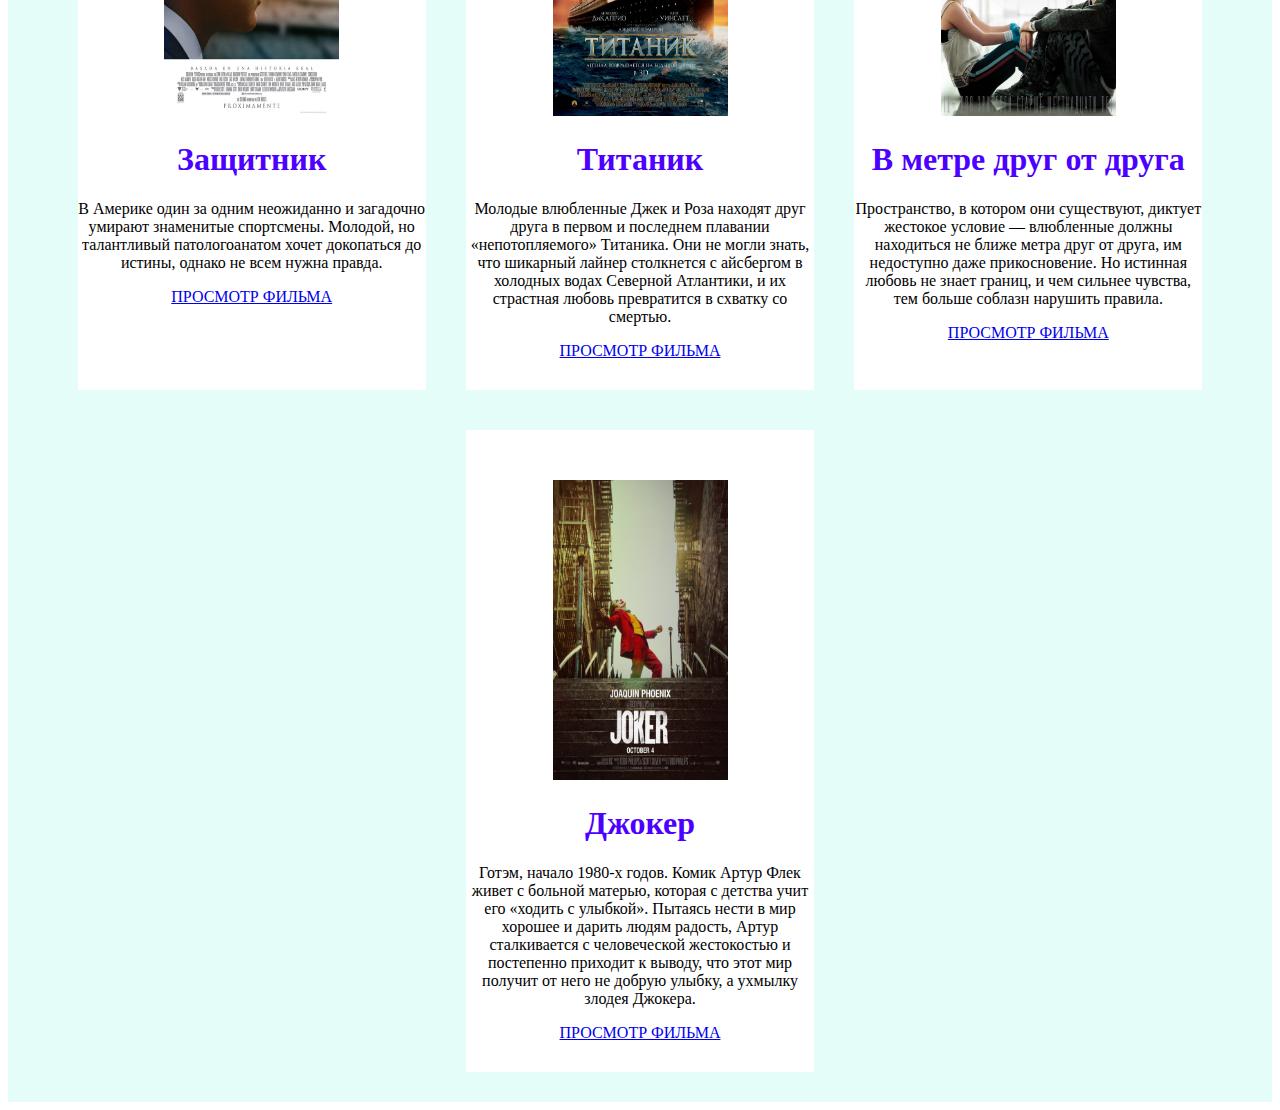
<file: New Site/s5.html>
<!DOCTYPE html>
<html>
<head>
	<title>Драма</title>
	<link rel="stylesheet" type="text/css" href="main1.css">
</head>
<body>
	<div class="info">
			<div>
				<a class="top-item" href="index.html">Home
				</a>
			</div>
		<div class="info-item">
			<img src="img/54.jpg">
			<h1>Маленькие женщины</h1>
			<p>Фильм рассказывает о взрослении четырех непохожих друг на друга сестер. Действие разворачивается во времена Гражданской войны в США, но проблемы, с которыми сталкиваются девушки, актуальны как никогда: первая любовь, горькое разочарование, томительная разлука и непростые поиски себя и своего места в жизни.</p>
			<a href="https://www.sskinopoisk.ru/film/807339/">ПРОСМОТР ФИЛЬМА</a>
		</div>
		<div class="info-item">
			<img src="img/55.jpg">
			<h1>Верю в любовь</h1>
			<p>Подчас на пути к профессиональному успеху и личному счастью реальная жизнь предлагает преодолеть трагические обстоятельства, оставляя лишь крохи надежды и веру в любовь.</p>
			<a href="https://www.sskinopoisk.ru/film/1255550/">ПРОСМОТР ФИЛЬМА</a>
		</div>
		<div class="info-item">
			<img src="img/56.jpg">
			<h1>Мотылёк</h1>
			<p>Авантюрист по прозвищу Мотылек получает пожизненный срок в тюрьме для особо опасных преступников — за убийство, которого он не совершал. Когда вокруг враги, а надежда угасает с каждым днём заключения, лишь сила духа может помочь Мотыльку обрести свободу.</p>
			<a href="https://www.sskinopoisk.ru/film/939411/">ПРОСМОТР ФИЛЬМА</a>
		</div>
		<div class="info-item">
			<img src="img/57.jpg">
			<h1>До встречи с тобой</h1>
			<p>Лу Кларк знает, сколько шагов от автобусной остановки до ее дома. Она знает, что ей очень нравится работа в кафе и что, скорее всего, она не любит своего бойфренда Патрика. Но Лу не знает, что вот-вот потеряет свою работу и что в ближайшем будущем ей понадобятся все силы, чтобы преодолеть свалившиеся на нее проблемы.</p>
			<a href="https://www.sskinopoisk.ru/film/807318//">ПРОСМОТР ФИЛЬМА</a>
		</div>
		<div class="info-item">
			<img src="img/58.jpg">
			<h1>Разум и чувства</h1>
			<p>История жизни и любви двух сестер — чувственной Элинор и страстной Марианны, чье счастье и будущее омрачено смертью отца и потерей огромного состояния семьи.</p>
			<a href="https://www.sskinopoisk.ru/film/6148/">ПРОСМОТР ФИЛЬМА</a>
		</div>
		<div class="info-item">
			<img src="img/59.jpg">
			<h1>Тесла</h1>
			<p>Его изобретениями пользуются все каждый день, даже не подозревая, что в их основе лежат его гениальные провидческие идеи. Никола Тесла. Невероятная жизнь, полная озарений, побед и разочарований. Захватывающая история человека, который изобрел ХХ век.</p>
			<a href="https://www.sskinopoisk.ru/film/1214358/">ПРОСМОТР ФИЛЬМА</a>
		</div>
		<div class="info-item">
			<img src="img/60.jpg">
			<h1>Защитник</h1>
			<p>В Америке один за одним неожиданно и загадочно умирают знаменитые спортсмены. Молодой, но талантливый патологоанатом хочет докопаться до истины, однако не всем нужна правда.</p>
			<a href="https://www.sskinopoisk.ru/film/807640/">ПРОСМОТР ФИЛЬМА</a>
		</div>
		<div class="info-item">
			<img src="img/61.jpg">
			<h1>Титаник</h1>
			<p>Молодые влюбленные Джек и Роза находят друг друга в первом и последнем плавании «непотопляемого» Титаника. Они не могли знать, что шикарный лайнер столкнется с айсбергом в холодных водах Северной Атлантики, и их страстная любовь превратится в схватку со смертью.</p>
			<a href="https://www.sskinopoisk.ru/film/2213/">ПРОСМОТР ФИЛЬМА</a>
		</div>
		<div class="info-item">
			<img src="img/62.jpg">
			<h1>В метре друг от друга</h1>
			<p>Пространство, в котором они существуют, диктует жестокое условие — влюбленные должны находиться не ближе метра друг от друга, им недоступно даже прикосновение. Но истинная любовь не знает границ, и чем сильнее чувства, тем больше соблазн нарушить правила.</p>
			<a href="https://www.sskinopoisk.ru/film/1151373/">ПРОСМОТР ФИЛЬМА</a>
		</div>
		<div class="info-item">
			<img src="img/63.jpg">
			<h1>Джокер</h1>
			<p>Готэм, начало 1980-х годов. Комик Артур Флек живет с больной матерью, которая с детства учит его «ходить с улыбкой». Пытаясь нести в мир хорошее и дарить людям радость, Артур сталкивается с человеческой жестокостью и постепенно приходит к выводу, что этот мир получит от него не добрую улыбку, а ухмылку злодея Джокера.</p>
			<a href="https://www.sskinopoisk.ru/film/1048334/">ПРОСМОТР ФИЛЬМА</a>
		</div>
	</div>
</body>
</html>
</file>
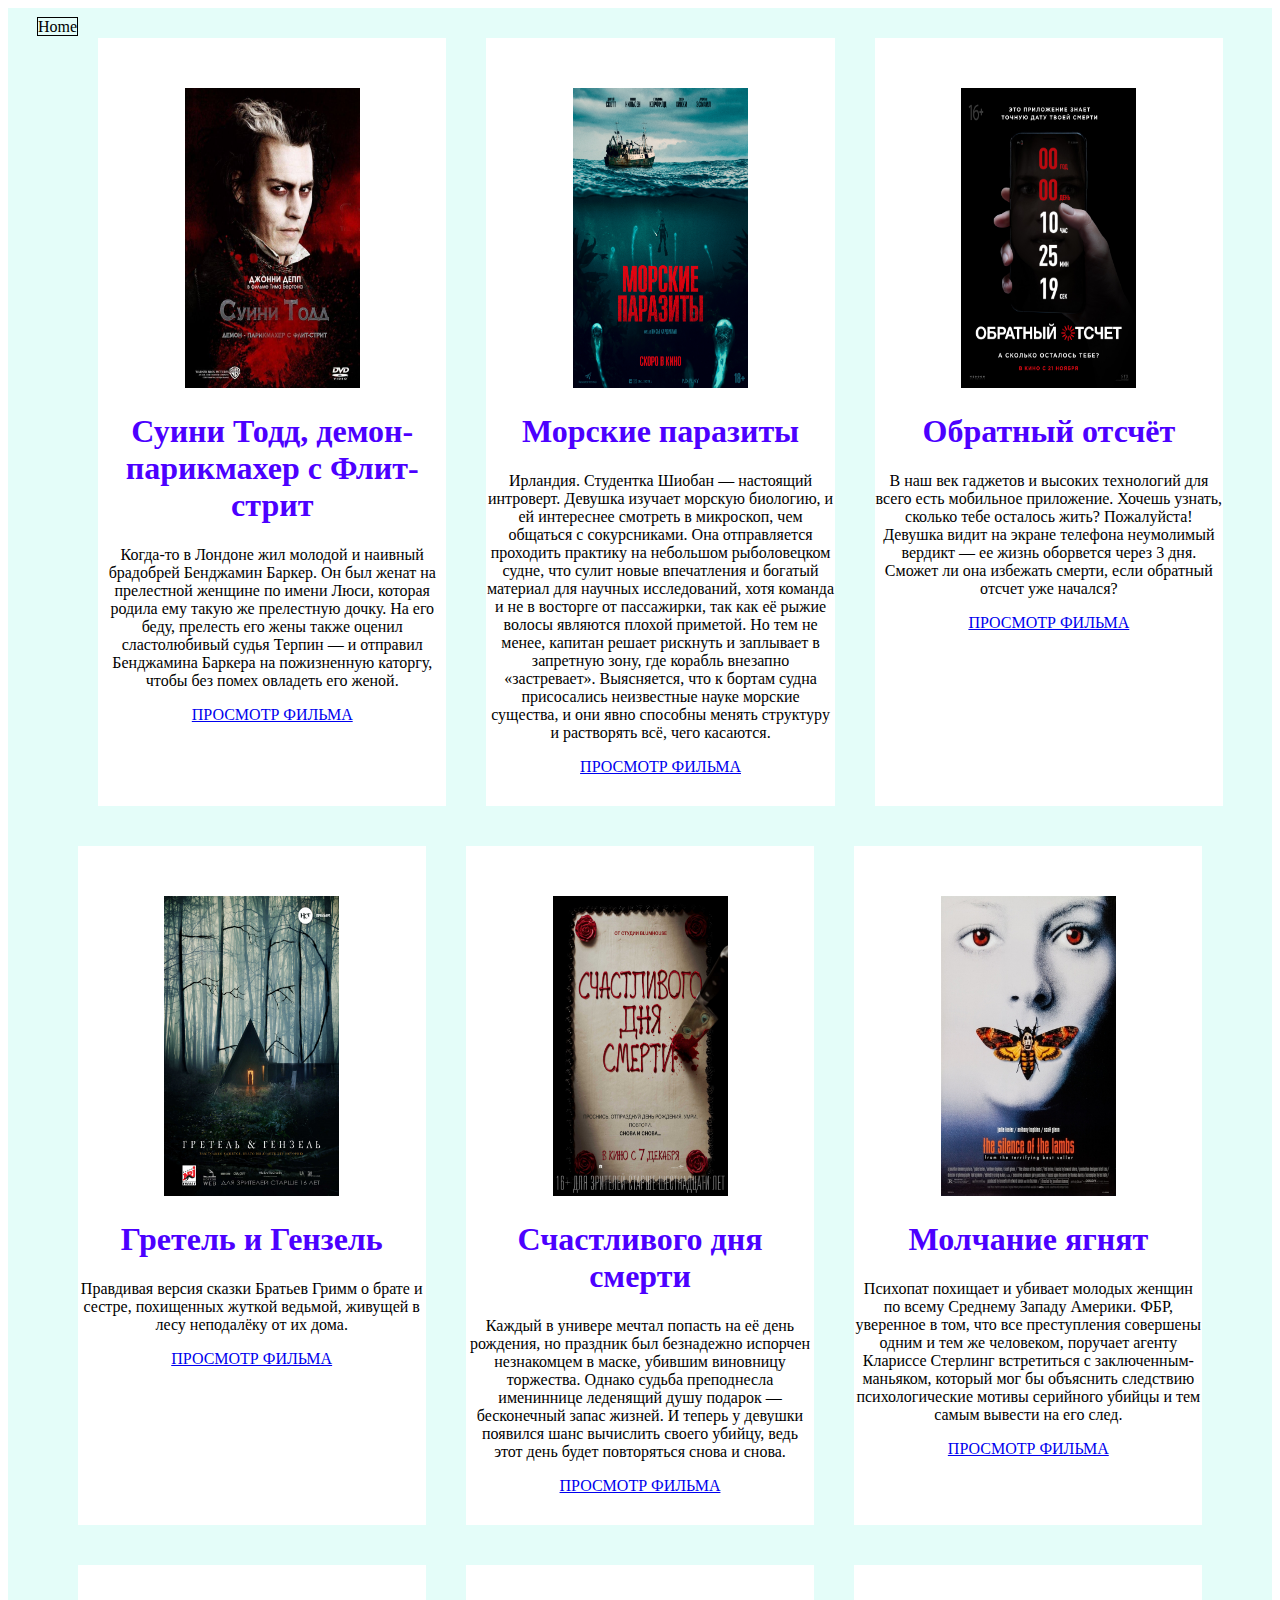
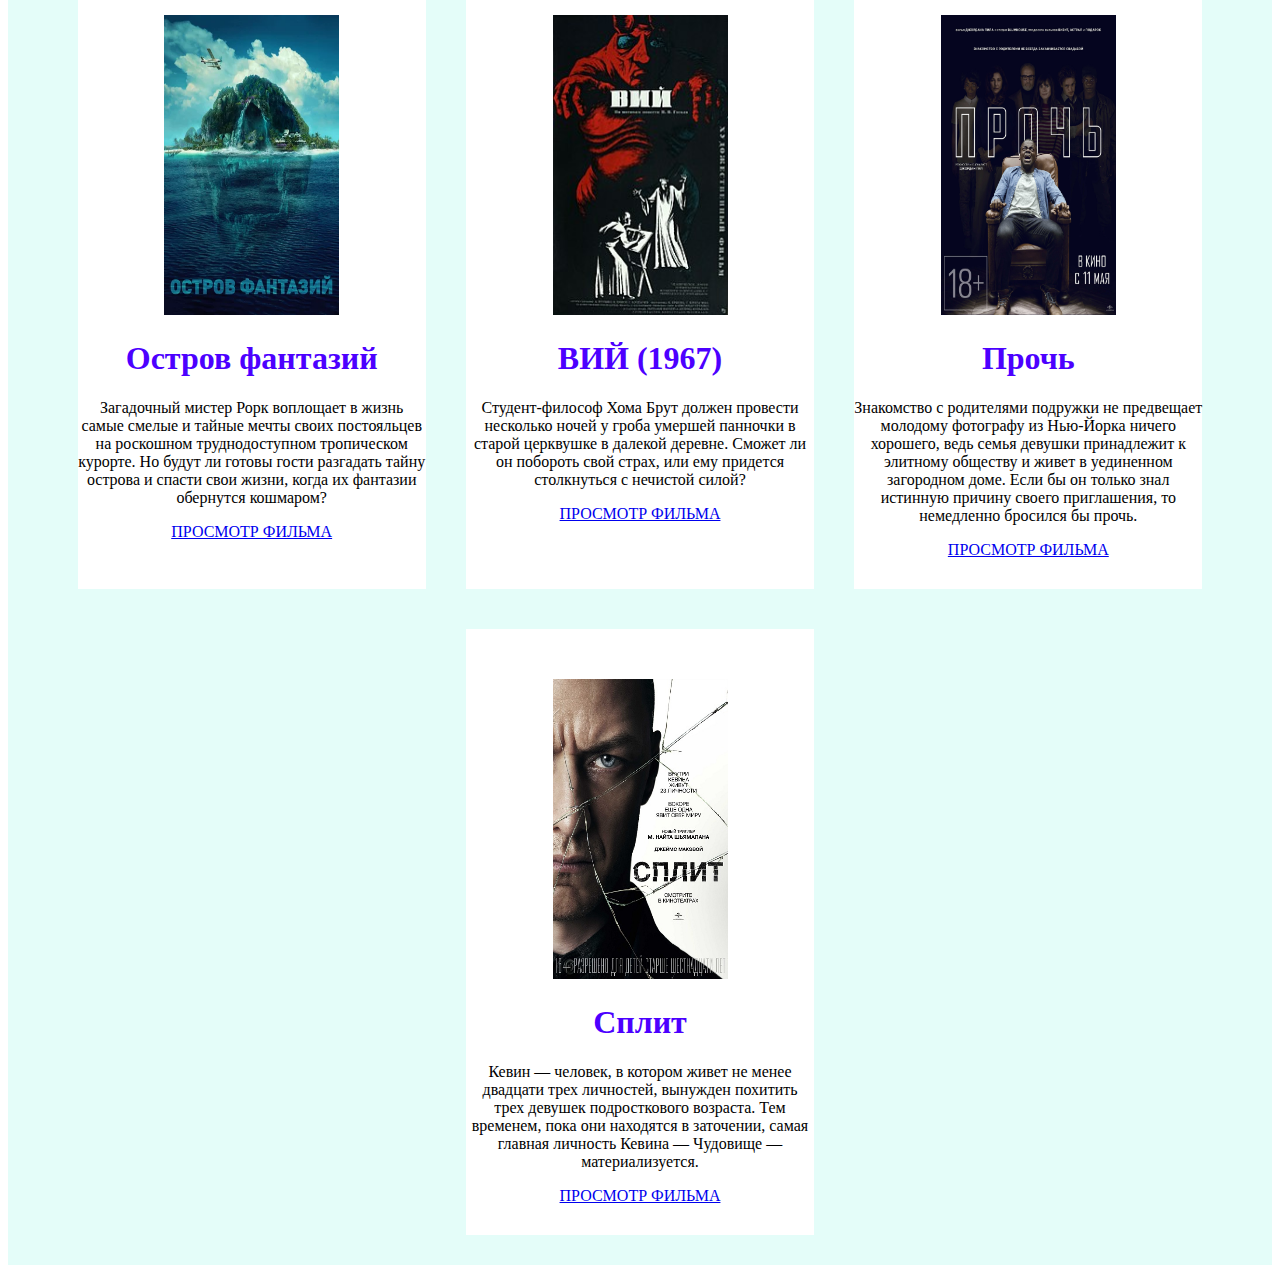
<file: New Site/s6.html>
<!DOCTYPE html>
<html>
<head>
	<title>Ужасы</title>
	<link rel="stylesheet" type="text/css" href="main1.css">
</head>
<body>
	<div class="info">
			<div>
				<a class="top-item" href="index.html">Home
				</a>
			</div>
		<div class="info-item">
			<img src="img/64.jpg">
			<h1>Суини Тодд, демон-парикмахер с Флит-стрит
			</h1>
			<p>Когда-то в Лондоне жил молодой и наивный брадобрей Бенджамин Баркер. Он был женат на прелестной женщине по имени Люси, которая родила ему такую же прелестную дочку. На его беду, прелесть его жены также оценил сластолюбивый судья Терпин — и отправил Бенджамина Баркера на пожизненную каторгу, чтобы без помех овладеть его женой.</p>
			<a href="https://www.sskinopoisk.ru/film/81845/">ПРОСМОТР ФИЛЬМА</a>
		</div>
		<div class="info-item">
			<img src="img/70.jpg">
			<h1>Морские паразиты</h1>
			<p>Ирландия. Студентка Шиобан — настоящий интроверт. Девушка изучает морскую биологию, и ей интереснее смотреть в микроскоп, чем общаться с сокурсниками. Она отправляется проходить практику на небольшом рыболовецком судне, что сулит новые впечатления и богатый материал для научных исследований, хотя команда и не в восторге от пассажирки, так как её рыжие волосы являются плохой приметой. Но тем не менее, капитан решает рискнуть и заплывает в запретную зону, где корабль внезапно «застревает». Выясняется, что к бортам судна присосались неизвестные науке морские существа, и они явно способны менять структуру и растворять всё, чего касаются.</p>
			<a href="https://www.sskinopoisk.ru/film/740296/">ПРОСМОТР ФИЛЬМА</a>
		</div>
		<div class="info-item">
			<img src="img/67.jpg">
			<h1>Обратный отсчёт</h1>
			<p>В наш век гаджетов и высоких технологий для всего есть мобильное приложение. Хочешь узнать, сколько тебе осталось жить? Пожалуйста! Девушка видит на экране телефона неумолимый вердикт — ее жизнь оборвется через 3 дня. Сможет ли она избежать смерти, если обратный отсчет уже начался?</p>
			<a href="https://www.sskinopoisk.ru/film/1254418/">ПРОСМОТР ФИЛЬМА</a>
		</div>
		<div class="info-item">
			<img src="img/68.jpg">
			<h1>Гретель и Гензель</h1>
			<p>Правдивая версия сказки Братьев Гримм о брате и сестре, похищенных жуткой ведьмой, живущей в лесу неподалёку от их дома.</p>
			<a href="https://www.sskinopoisk.ru/film/1209712/">ПРОСМОТР ФИЛЬМА</a>
		</div>
		<div class="info-item">
			<img src="img/69.jpg">
			<h1>Счастливого дня смерти</h1>
			<p>Каждый в универе мечтал попасть на её день рождения, но праздник был безнадежно испорчен незнакомцем в маске, убившим виновницу торжества. Однако судьба преподнесла имениннице леденящий душу подарок — бесконечный запас жизней. И теперь у девушки появился шанс вычислить своего убийцу, ведь этот день будет повторяться снова и снова.</p>
			<a href="https://www.sskinopoisk.ru/film/1012421/">ПРОСМОТР ФИЛЬМА</a>
		</div>
		<div class="info-item">
			<img src="img/65.jpg">
			<h1>Молчание ягнят</h1>
			<p>Психопат похищает и убивает молодых женщин по всему Среднему Западу Америки. ФБР, уверенное в том, что все преступления совершены одним и тем же человеком, поручает агенту Клариссе Стерлинг встретиться с заключенным-маньяком, который мог бы объяснить следствию психологические мотивы серийного убийцы и тем самым вывести на его след.</p>
			<a href="https://www.sskinopoisk.ru/film/345/">ПРОСМОТР ФИЛЬМА</a>
		</div>
		<div class="info-item">
			<img src="img/71.jpg">
			<h1>Остров фантазий</h1>
			<p>Загадочный мистер Рорк воплощает в жизнь самые смелые и тайные мечты своих постояльцев на роскошном труднодоступном тропическом курорте. Но будут ли готовы гости разгадать тайну острова и спасти свои жизни, когда их фантазии обернутся кошмаром?</p>
			<a href="https://www.sskinopoisk.ru/film/462193/">ПРОСМОТР ФИЛЬМА</a>
		</div>
		<div class="info-item">
			<img src="img/72.jpg">
			<h1>ВИЙ (1967)</h1>
			<p>Студент-философ Хома Брут должен провести несколько ночей у гроба умершей панночки в старой церквушке в далекой деревне. Сможет ли он побороть свой страх, или ему придется столкнуться с нечистой силой?</p>
			<a href="https://www.sskinopoisk.ru/film/45771/">ПРОСМОТР ФИЛЬМА</a>
		</div>
		<div class="info-item">
			<img src="img/73.jpg">
			<h1>Прочь</h1>
			<p>Знакомство с родителями подружки не предвещает молодому фотографу из Нью-Йорка ничего хорошего, ведь семья девушки принадлежит к элитному обществу и живет в уединенном загородном доме. Если бы он только знал истинную причину своего приглашения, то немедленно бросился бы прочь.</p>
			<a href="https://www.sskinopoisk.ru/film/944708/">ПРОСМОТР ФИЛЬМА</a>
		</div>
		<div class="info-item">
			<img src="img/74.jpg">
			<h1>Сплит</h1>
			<p>Кевин — человек, в котором живет не менее двадцати трех личностей, вынужден похитить трех девушек подросткового возраста. Тем временем, пока они находятся в заточении, самая главная личность Кевина — Чудовище — материализуется.</p>
			<a href="https://www.sskinopoisk.ru/film/930534/">ПРОСМОТР ФИЛЬМА</a>
		</div>
	</div>
</body>
</html>
</file>
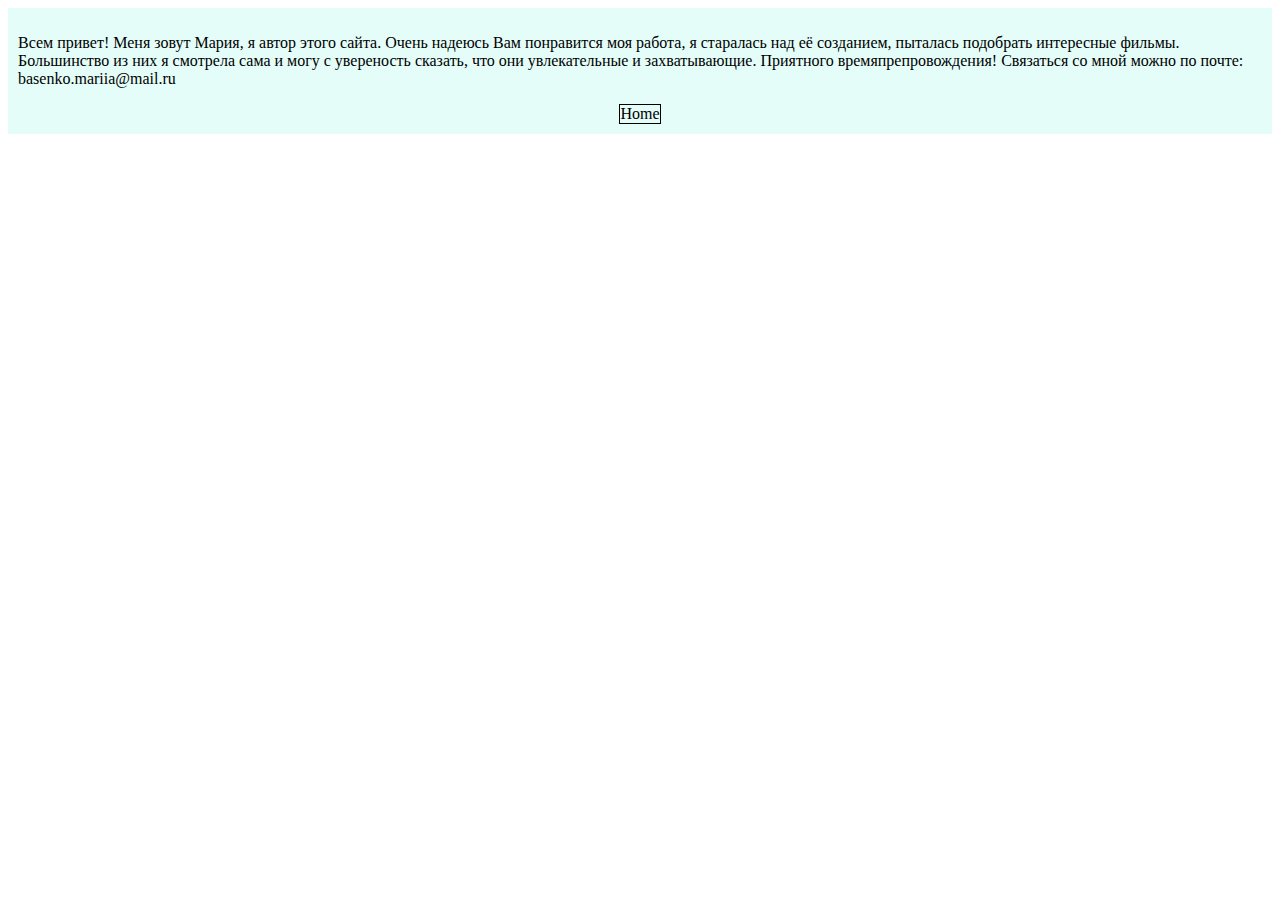
<file: New Site/s7.html>
<!DOCTYPE html>
<html>
<head>
	<title>Об авторе</title>
	<link rel="stylesheet" type="text/css" href="main1.css">
</head>
<body>
	<div class="about">
		<p>Всем привет! Меня зовут Мария, я автор этого сайта. Очень надеюсь Вам понравится моя работа, я старалась над её созданием, пыталась подобрать интересные фильмы. Большинство из них я смотрела сама и могу с увереность сказать, что они увлекательные и захватывающие. Приятного времяпрепровождения!
		Связаться со мной можно по почте: basenko.mariia@mail.ru</p>
		<br>
		<a class="top-item" href="index.html">Home</a>
	</div>
</body>
</html>
</file>
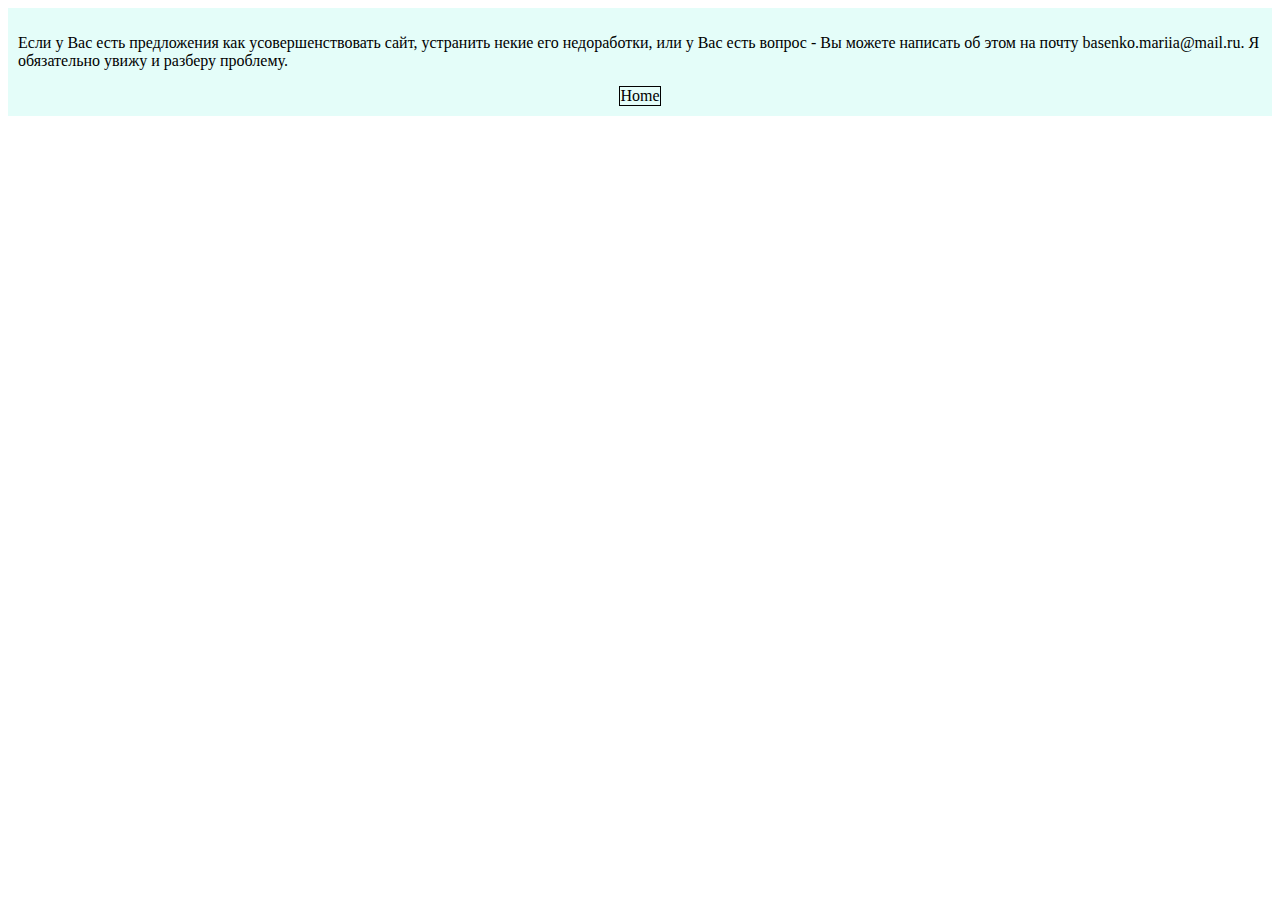
<file: New Site/s8.html>
<!DOCTYPE html>
<html>
<head>
	<title>Вопросы</title>
	<link rel="stylesheet" type="text/css" href="main1.css">
</head>
<body>
	<div class="about">
		<p>Если у Вас есть предложения как усовершенствовать сайт, устранить некие его недоработки, или у Вас есть вопрос - Вы можете написать об этом на почту basenko.mariia@mail.ru. Я обязательно увижу и разберу проблему.</p>
		<br>
		<a class="top-item" href="index.html">Home</a>
	</div>
</body>
</html>
</file>
<file: Gallery/main.css>
body{
	background-image: url(img/9.jpg);
	background-size: cover;
	background-position: center;
	background-attachment: fixed;
}
.main{
	width: 80%;
	margin: auto;
	border: 1px solid black;
	border-radius: 20px;
	display: flex;
	flex-wrap: wrap;
	justify-content: space-around;
	box-shadow: 3px 3px 8px black;
	background-image: url(img/9.jpg);
	background-size: cover;
	background-position: center;
}
.item{
	width: 47%;
    height: 380px;
    background-size: cover;
    margin: 5px;
    border-radius: 15px;
    opacity: 0.7;
    transition: 1s;
}
.item:hover{
	box-shadow: 3px 3px 5px;
	opacity: 1;
	transform: scale(0.9);
	transform: scale(0.9) rotate(360deg);
	z-index: 100;
}
.img1{
	background-image: url(img/1.jpg);
}
.img2{
	background-image: url(img/2.jpg);
}
.img3{
	background-image: url(img/3.jpg);
}
.img4{
	background-image: url(img/4.jpg);
}
.img5{
	background-image: url(img/5.jpg);
}
.img6{
	background-image: url(img/6.jpg);
}
.img7{
	background-image: url(img/7.jpg);
}
.img8{
	background-image: url(img/8.jpg);
}
</file>
<file: New Site/main.css>
/*@keyframes lighting{
			0%{
				background-color: ;
				box-shadow: 1px 1px 5px purple;
			}
			25%{
				background-color: orange;
				box-shadow: 1px 1px 5px orange;
				border-radius: 20%;
				transform: scale(1.2);
			}
			50%{
				background-color: red;
				box-shadow: 1px 1px 5px red;
				opacity: 0.5;
			}
			75%{
				background-color: green;
				box-shadow: 1px 1px 5px green;
			}
			100%{
				background-color: blue;
				box-shadow: 1px 1px 5px blue;
				transform: rotate(180deg);
			}
		}
.cristmas{
	display: flex;
}
.light{
	width: 50px;
	height: 50px;
	border-radius: 100%;
	margin: 10px;
}

.l1{
	animation: lighting 2s linear infinite;
}
.l2{
	animation: lighting 3s linear infinite;
}
.l3{
	animation: lighting 4s linear infinite;
}
.l4{
	animation: lighting 3.5s linear infinite;
}
.l5{
	animation: lighting 2.5s linear infinite;
}
*/

*{
	font-family: 'Poiret One', cursive;
}
.navigation{
	height: 100px;
	align-items: center;
	display: flex;
	justify-content: space-between;
	position: fixed;
	top: 0px;
	background-color: white;
	width: 100%;
}
.logo{
	margin-left: 100px;
	font-size: 30px;
	font-weight: bold;
}
.nav-links{
	margin-right: 100px;
	font-size: 21px;
}
.nav-links > a{
	text-decoration: none;
	color: black;
	margin: 10px;
	padding: 5px;
	transition: 0.6s;
}
.nav-links > a:hover{
	background-color: black;
	color: white;
	border-radius: 10px;
}
/* Начало Header */
.header {
	height: 650px;
	background-image: url(img/3.jpg);
	background-size: cover;
	background-position: center;
}
.blackout{
	height: 100%;
	background-color: rgba(0,0,0,0.5);
	display: flex;
	justify-content: center;
	align-items: center;
}
.header-content {
	text-align: center;
	color: white;
}
.header-content > h1{
	font-size: 50px;
}
.header-content > p{
	font-size: 30px;
}
.btn{
	color: white;
	border: 1px solid white;
	border: 3px solid #00897b; 
	text-decoration: none;
	display: inline-block;
	width: 220px;
	height: 65px;
}
.btn:hover{
	border: none;
	background-color: #00897b;
}
/* Конец Header */
/* Начало About As */
.about{
	text-align: center;
}
.about-item{
	width: 30%;
}
.about-top{
	padding-top: 30px;
	padding-bottom: 40px;
}
.about-bot{
	display: flex;
	justify-content: space-around;
}
/* Конец About Us */

/* Начало Services */
.services{
	background-color: #e4fdf9;
	text-align: center;
}
.services-top{
	padding-top: 30px;
	padding-bottom: 40px;
}
.services-bot{
	display: flex;
	justify-content: center;
	flex-wrap: wrap;
}
.services-item{
	background-color: white;
	width: 28%;
	margin: 20px;
	padding-top: 50px;
	padding-bottom: 30px;
}
.services-img{
	width: 300px;
	height: 150px;
}
/* Конец Services */
/* Начало Blog*/
.blog{
	background-color: #e4fdf9;
	margin: 20px;
}
.blog-top{
	padding-top: 10px;
	padding-bottom: 10px;
	text-align: center;
}
.blog-bot{
	display: flex;
	flex-wrap: wrap;
	justify-content: center;
}
.blog-item{
	width: 46%;
	height: 350px;
	padding: 5px;
}
.blog-item-img1{
	background-image: url(img/13.png);
	background-size: cover;
	background-position: center;
}
.blog-item-img2{
	background-image: url(img/75.jpg);
	background-size: cover;
	background-position: center;
}
.blog-item-img3{
	background-image: url(img/77.jpg);
	background-size: cover;
	background-position: center;
}
/* Конец Blog*/
</file>
<file: New Site/main1.css>
.about{
	padding: 10px;
	margin: auto;
	background-color: #e4fdf9;
	display: flex;
	justify-content: center;
	flex-wrap: wrap;
}
.info{
	padding: 10px;
	margin: auto;
	background-color: #e4fdf9;
	display: flex;
	justify-content: center;
	flex-wrap: wrap;
}
.info-item{
	text-align: center;
	background-color: white;
	width: 28%;
	margin: 20px;
	padding-top: 50px;
	padding-bottom: 30px;
}
.top-item{
	text-decoration: none;
	color: black;
	border: 1px solid black;
}
img{
	width: 175px;
	height: 300px;
}
p{
	font-family: cursive;
}
h1{
	font-family: cursive;
	color: rgb(76, 0, 255);
}
a{
	font-family: cursive;
}
</file>
